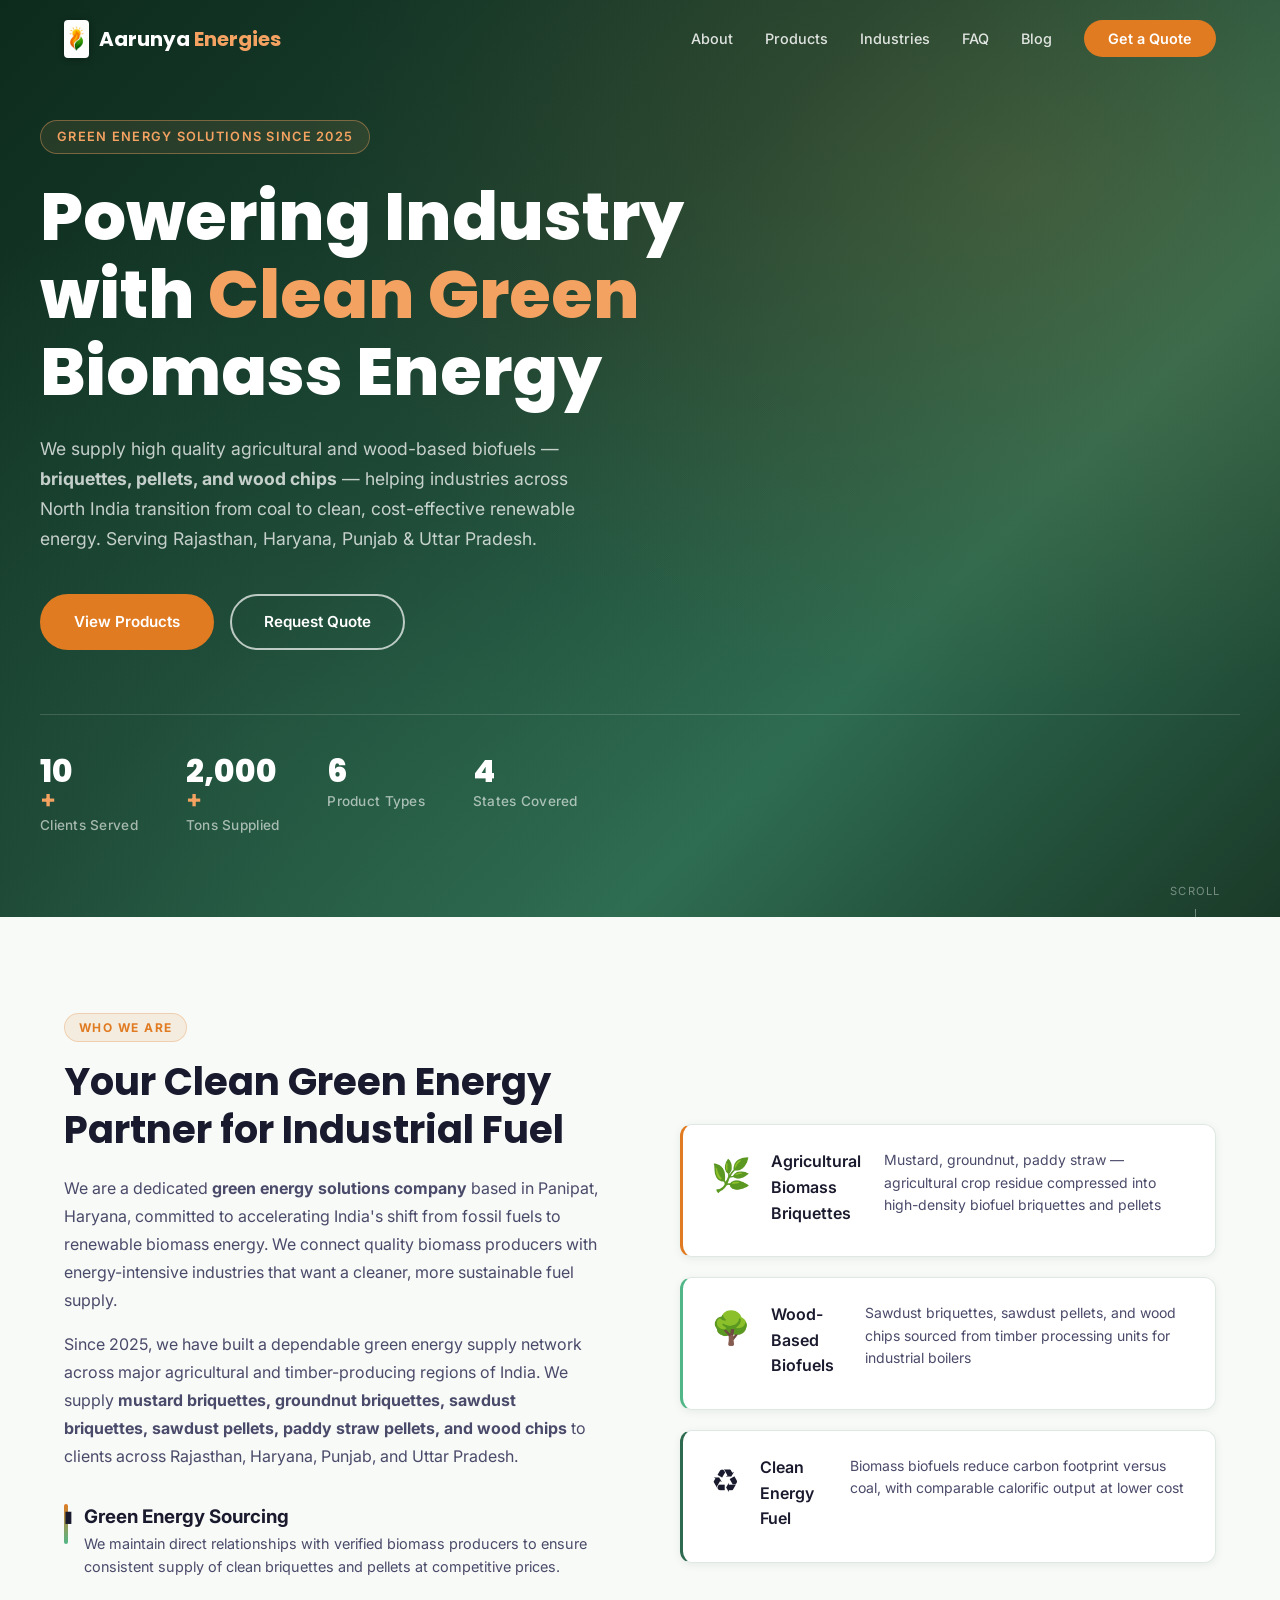
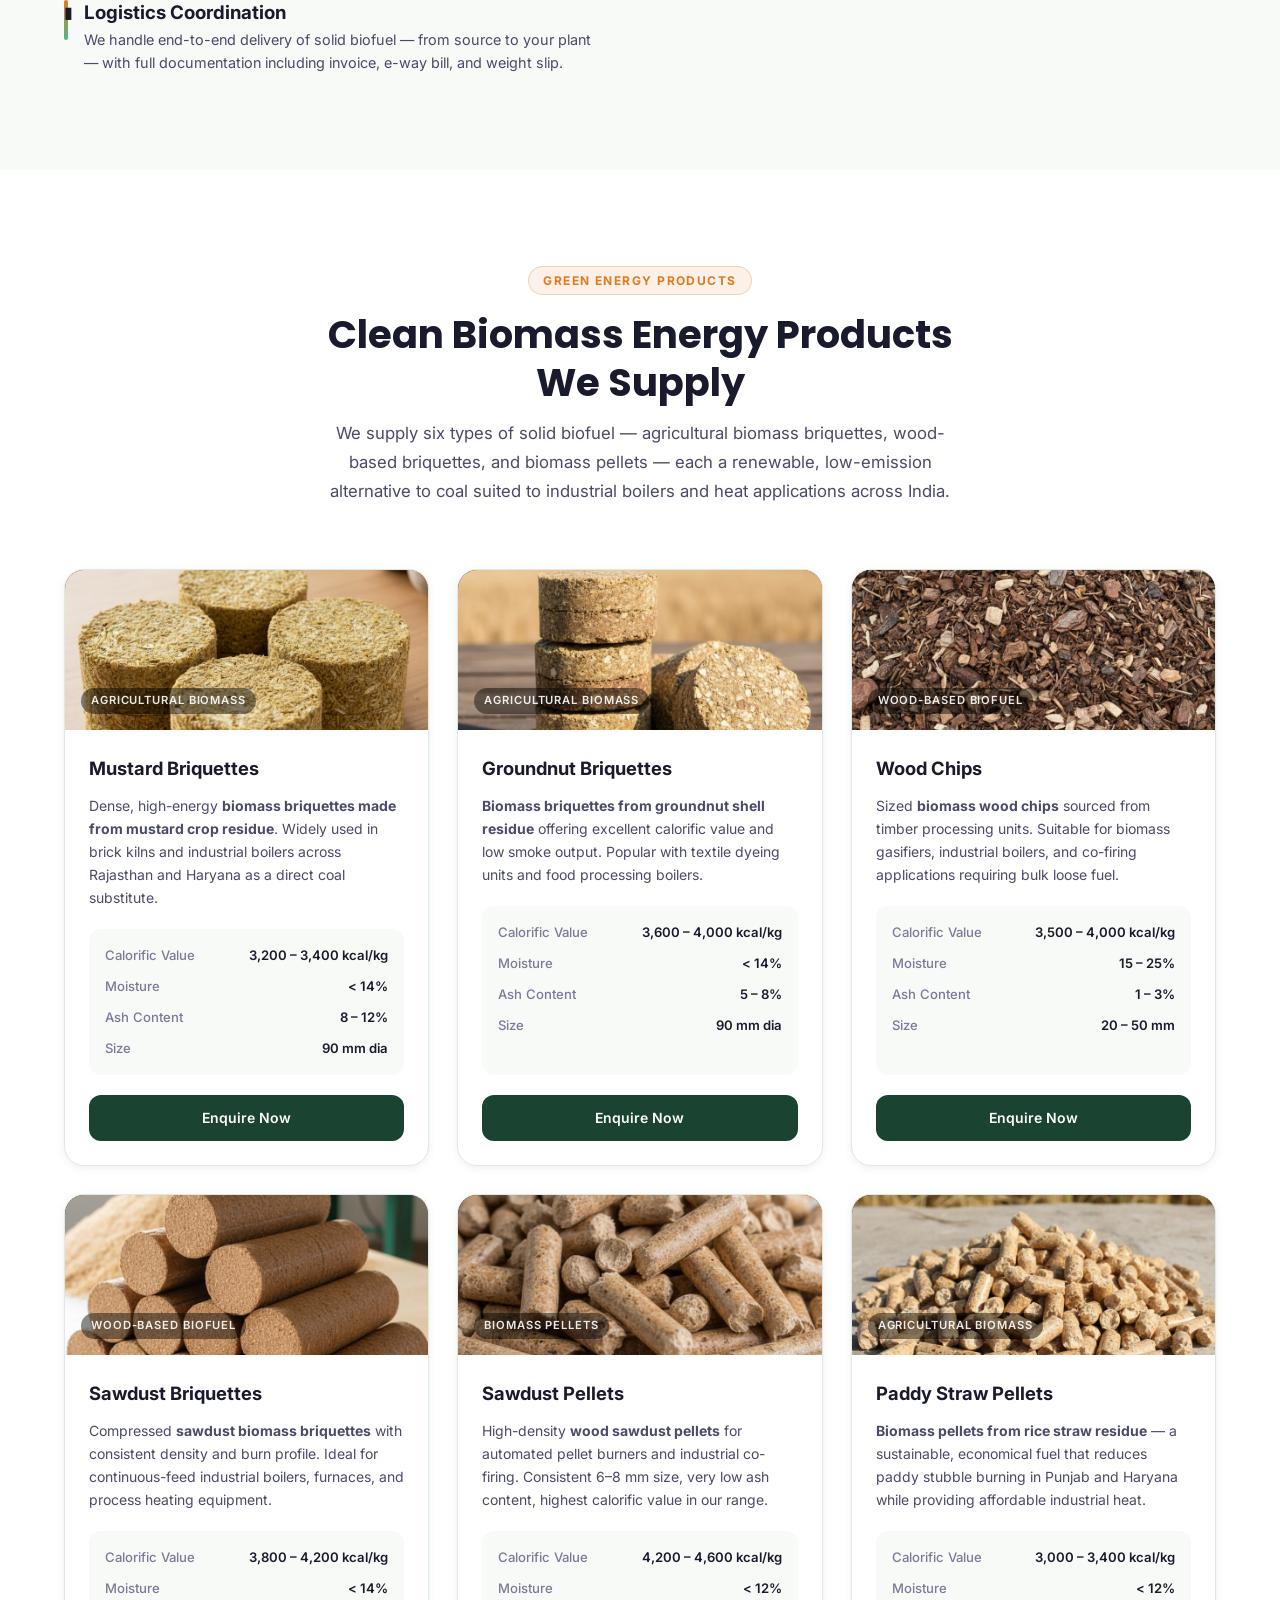
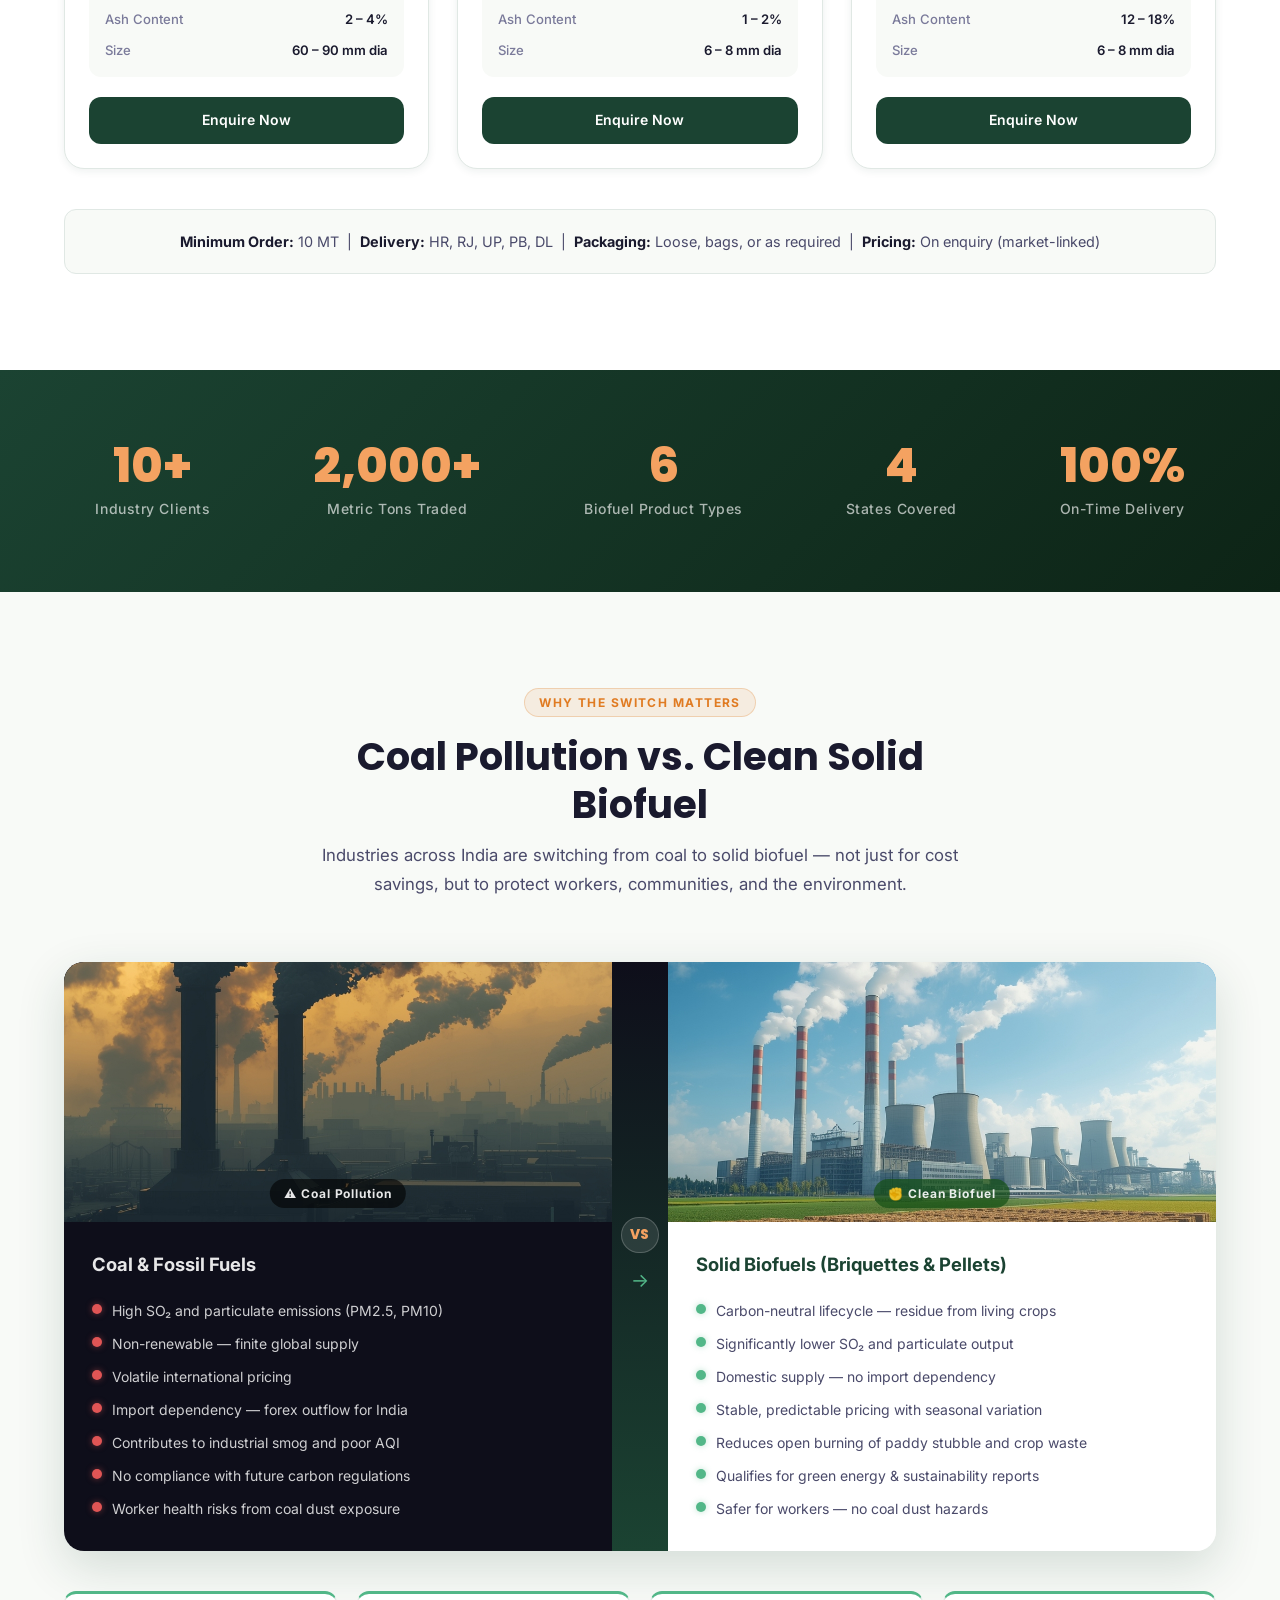
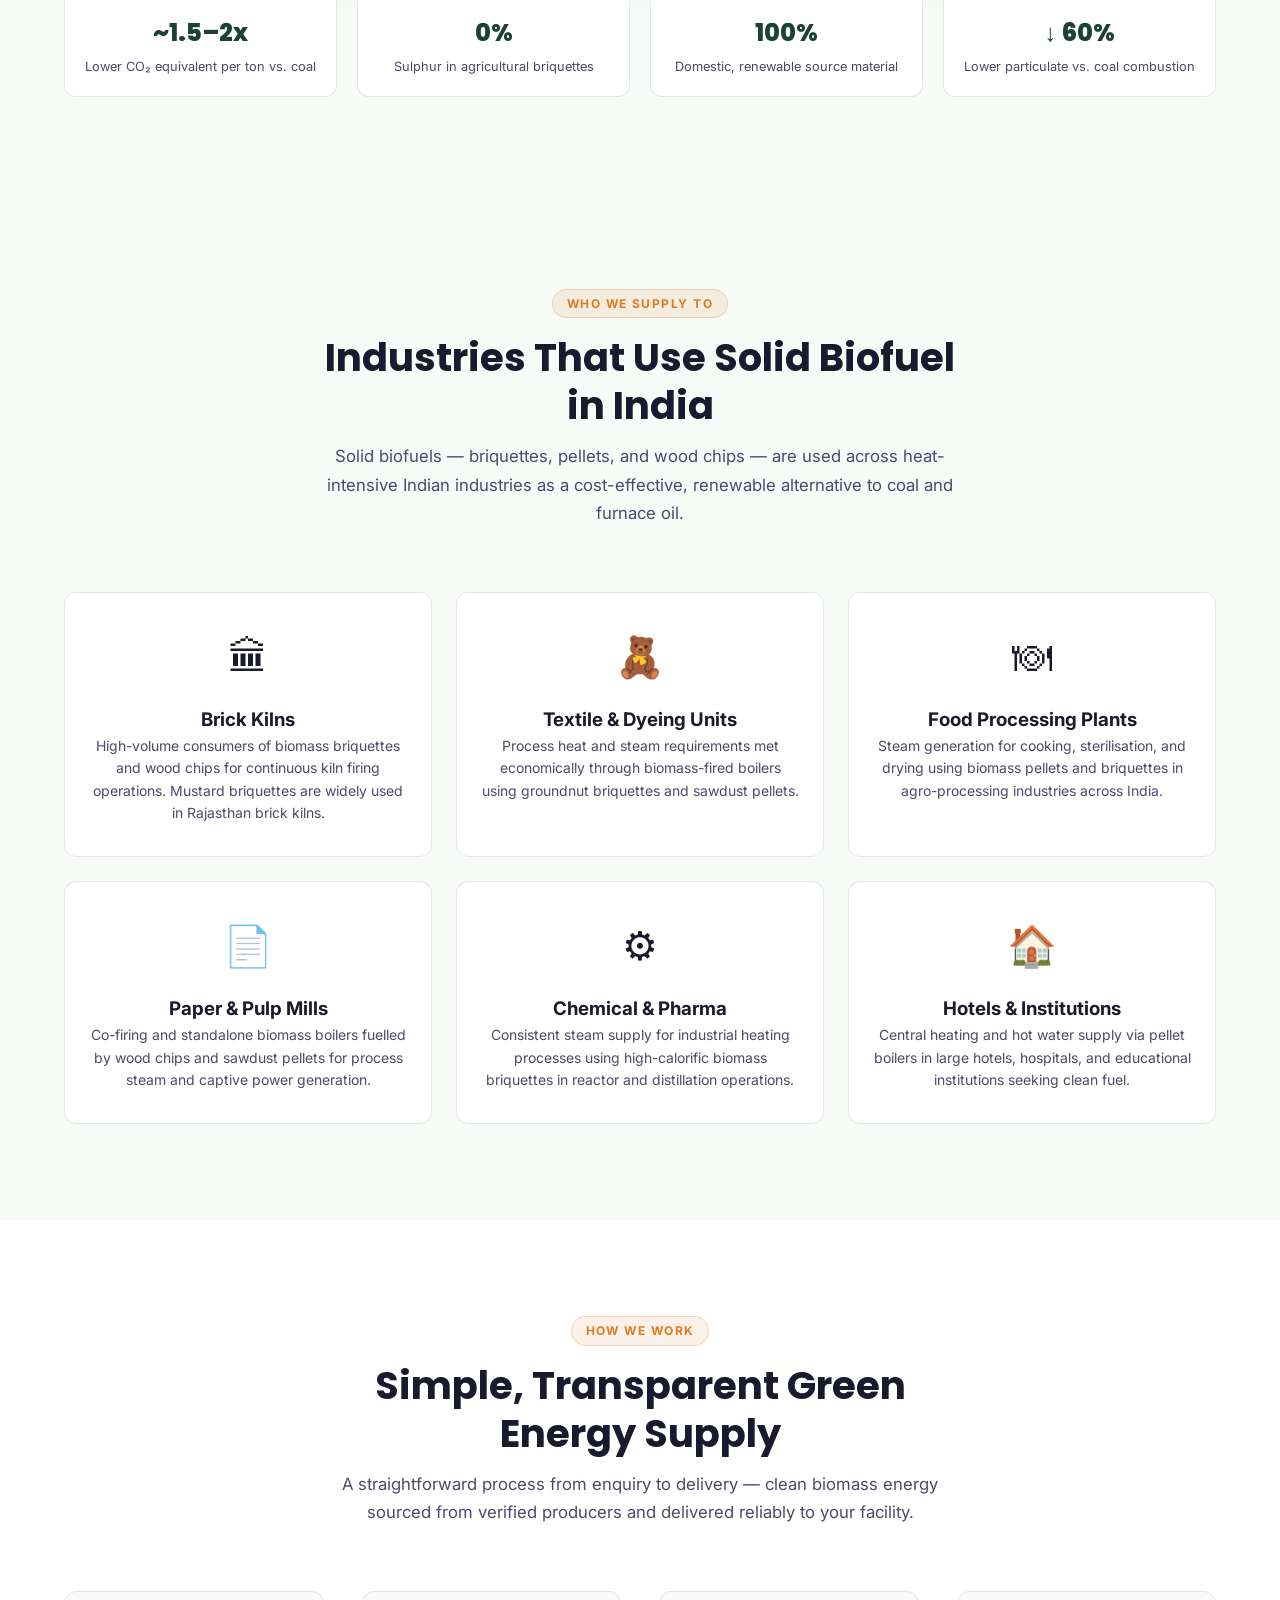
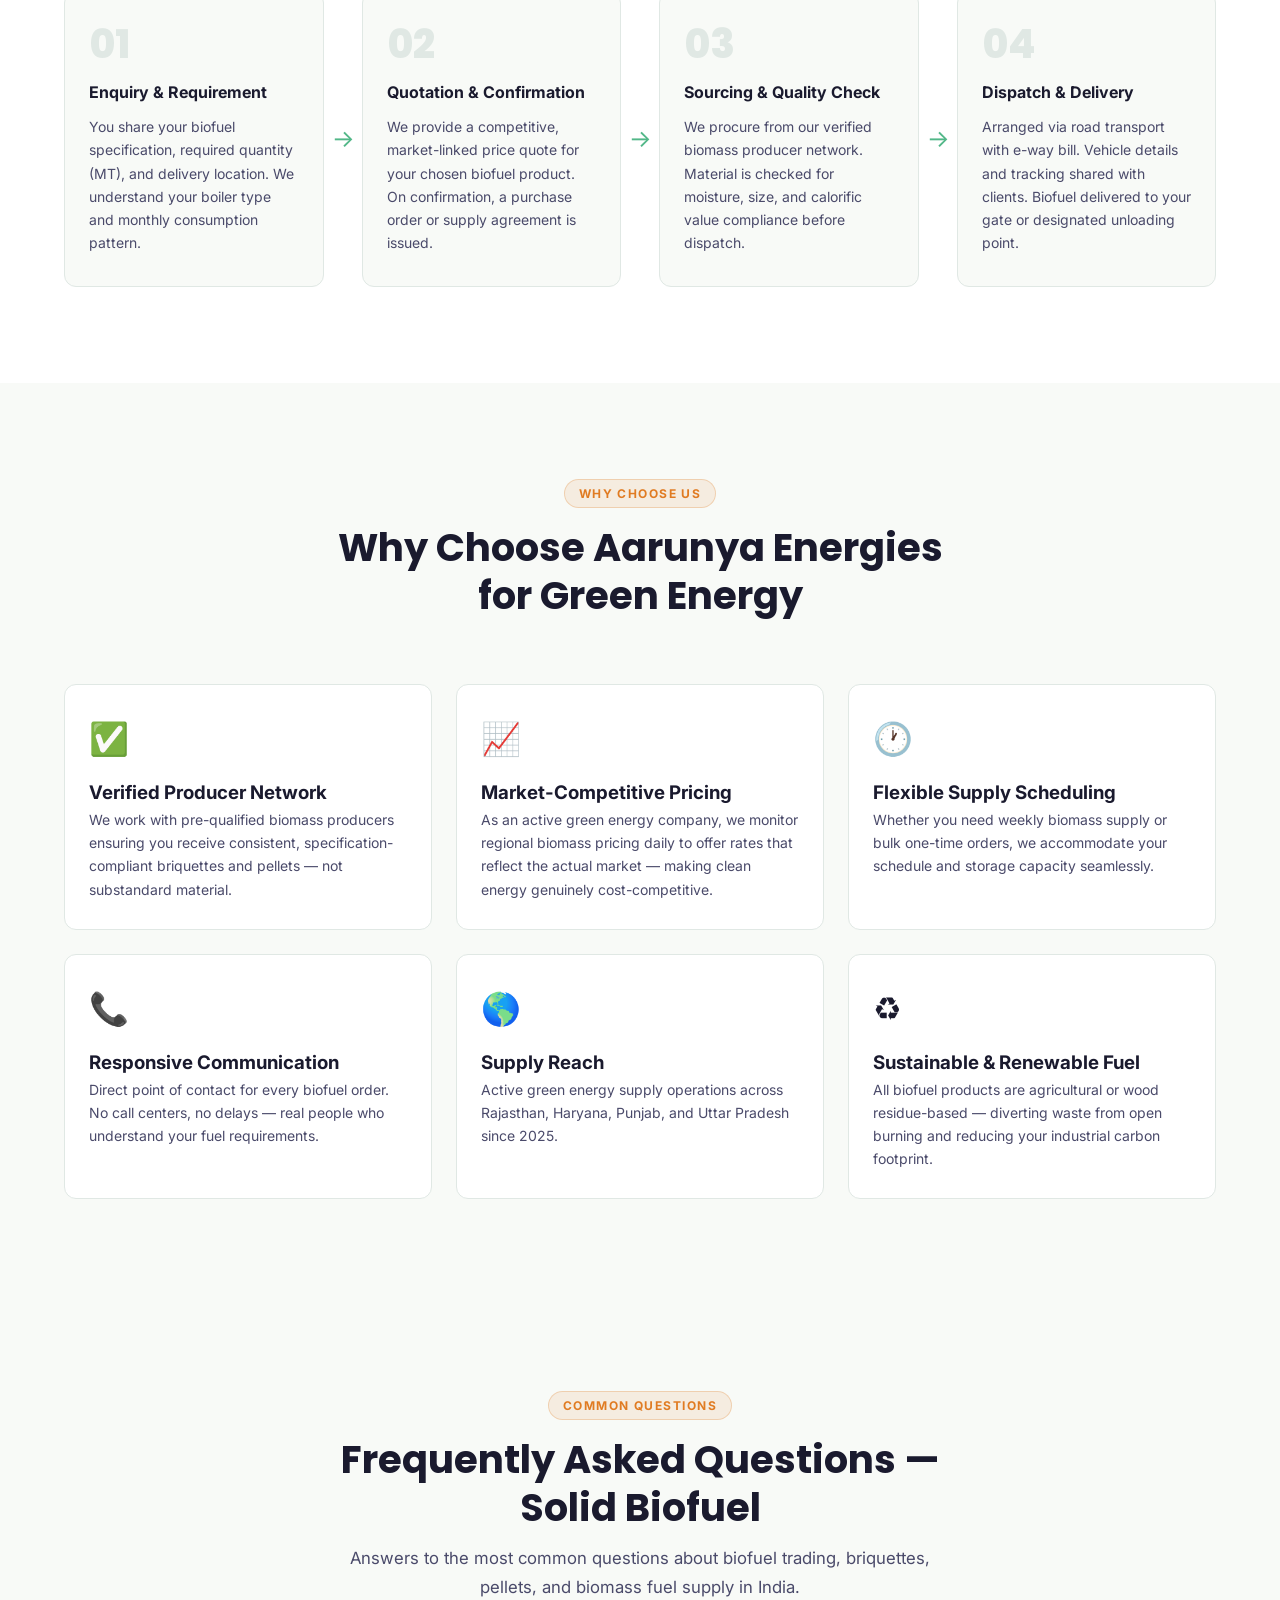
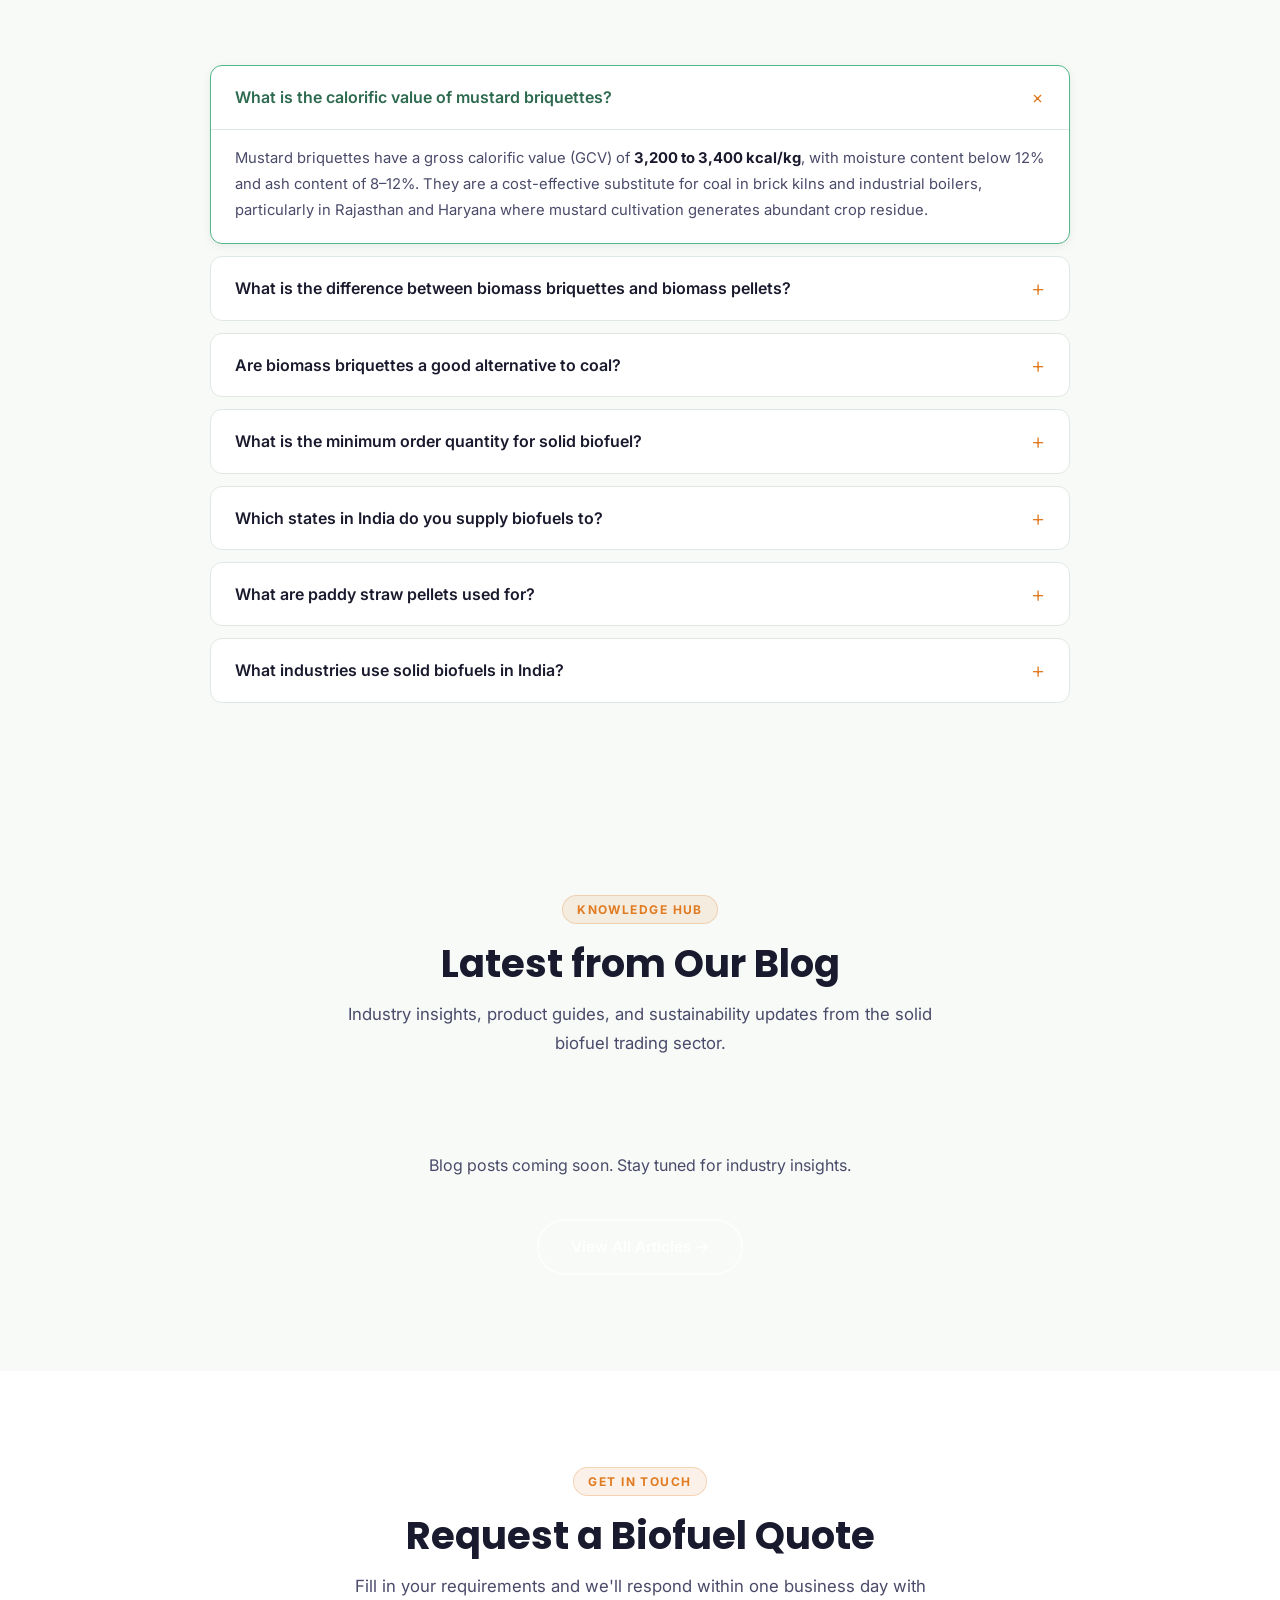
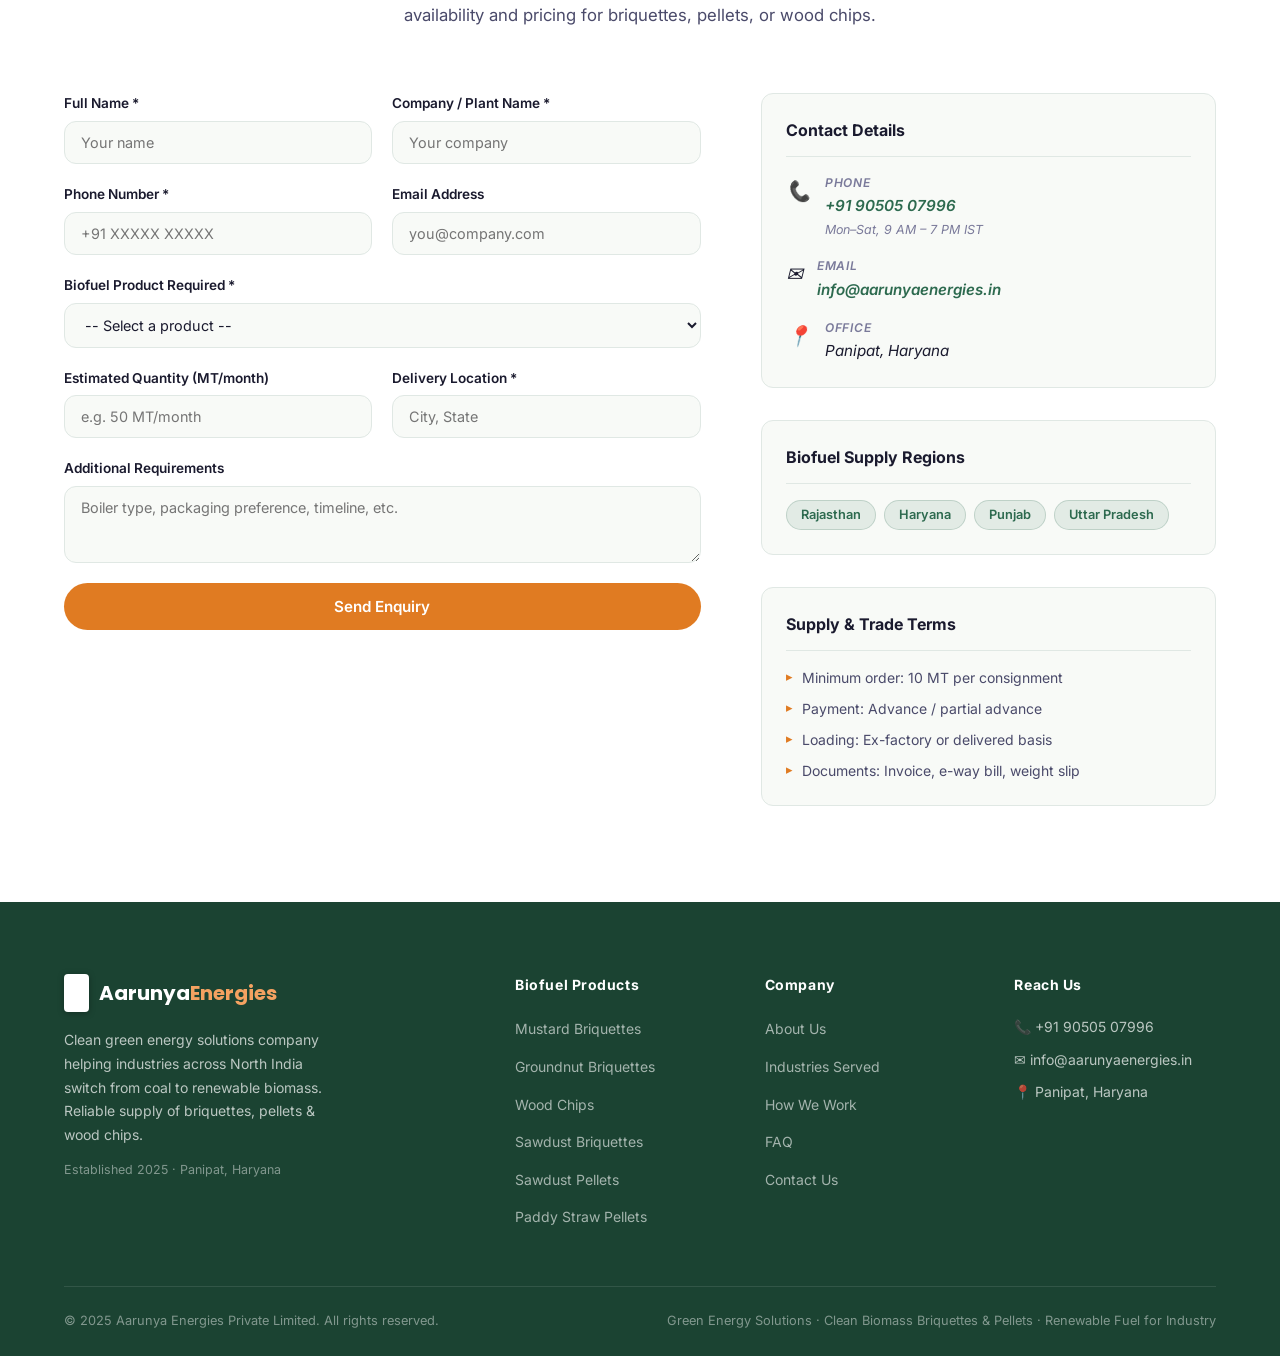
<file: index.html>
<!DOCTYPE html>
<html lang="en-IN">
<head>
  <meta charset="UTF-8" />
  <meta name="viewport" content="width=device-width, initial-scale=1.0" />

  <!-- ═══════════════════════════════════════════════════════
       PRIMARY SEO META TAGS
       Target keywords: biofuel trader india, briquettes supplier,
       pellets supplier, mustard briquettes, sawdust pellets,
       biomass fuel rajasthan, paddy straw pellets, wood chips
  ═══════════════════════════════════════════════════════ -->
  <title>Green Energy Solutions India | Biomass Briquettes &amp; Pellets | Aarunya Energies</title>
  <meta name="description" content="Aarunya Energies Private Limited — clean green energy solutions company supplying mustard briquettes, groundnut briquettes, sawdust pellets, paddy straw pellets &amp; wood chips to industries across Haryana, Rajasthan, Punjab &amp; Uttar Pradesh. Switch from coal to green biofuel. Get a free quote." />
  <meta name="keywords" content="green energy solutions India, clean energy company India, biomass briquettes supplier, pellets supplier India, mustard briquettes, groundnut briquettes, sawdust pellets, paddy straw pellets, wood chips supplier, biomass fuel India, solid biofuel Haryana, biomass briquettes for boiler, renewable energy fuel India, agricultural biomass energy, biofuel company India, Aarunya Energies" />
  <meta name="robots" content="index, follow, max-snippet:-1, max-image-preview:large, max-video-preview:-1" />
  <meta name="author" content="Aarunya Energies Private Limited" />
  <link rel="canonical" href="https://aarunyaenergies.in/" />

  <!-- ═══════════════════════════════════════════════════════
       GEO / LOCAL SEO
  ═══════════════════════════════════════════════════════ -->
  <meta name="geo.region" content="IN-HR" />
  <meta name="geo.country" content="IN" />
  <meta name="geo.placename" content="Panipat, Haryana, India" />
  <meta name="ICBM" content="29.3909, 76.9635" />

  <!-- ═══════════════════════════════════════════════════════
       OPEN GRAPH (Facebook, LinkedIn, WhatsApp previews)
  ═══════════════════════════════════════════════════════ -->
  <meta property="og:type" content="website" />
  <meta property="og:url" content="https://aarunyaenergies.in/" />
  <meta property="og:title" content="Green Energy Solutions India | Biomass Briquettes &amp; Pellets | Aarunya Energies" />
  <meta property="og:description" content="Aarunya Energies Pvt Ltd — clean green energy solutions company supplying biomass briquettes, pellets &amp; wood chips to industries across North India. Switch from coal to renewable biofuel. 10+ clients, 2000+ MT supplied." />
  <meta property="og:image" content="https://aarunyaenergies.in/og-image.jpg" />
  <meta property="og:image:width" content="1200" />
  <meta property="og:image:height" content="630" />
  <meta property="og:locale" content="en_IN" />
  <meta property="og:site_name" content="Aarunya Energies" />

  <!-- ═══════════════════════════════════════════════════════
       TWITTER CARD
  ═══════════════════════════════════════════════════════ -->
  <meta name="twitter:card" content="summary_large_image" />
  <meta name="twitter:title" content="Green Energy Solutions India | Biomass Briquettes &amp; Pellets | Aarunya Energies" />
  <meta name="twitter:description" content="Aarunya Energies Pvt Ltd — clean green energy solutions company supplying biomass briquettes, pellets &amp; wood chips to industries across North India. Switch from coal to renewable biofuel." />
  <meta name="twitter:image" content="https://aarunyaenergies.in/og-image.jpg" />

  <!-- ═══════════════════════════════════════════════════════
       JSON-LD STRUCTURED DATA
  ═══════════════════════════════════════════════════════ -->

  <!-- Organization + LocalBusiness -->
  <script type="application/ld+json">
  {
    "@context": "https://schema.org",
    "@graph": [
      {
        "@type": ["Organization", "LocalBusiness"],
        "@id": "https://aarunyaenergies.in/#organization",
        "name": "Aarunya Energies Private Limited",
        "alternateName": ["Aarunya Energies", "Aarunya Energies Pvt Ltd"],
        "url": "https://aarunyaenergies.in/",
        "logo": "https://aarunyaenergies.in/images/logo.png",
        "description": "Clean green energy solutions company supplying agricultural biomass briquettes, sawdust pellets, paddy straw pellets, and wood chips to industries across Haryana, Rajasthan, Punjab and Uttar Pradesh. Helping industries transition from coal to renewable biomass energy since 2025.",
        "foundingDate": "2025",
        "telephone": "+91-9050507996",
        "email": "info@aarunyaenergies.in",
        "address": {
          "@type": "PostalAddress",
          "addressLocality": "Panipat",
          "addressRegion": "Haryana",
          "addressCountry": "IN"
        },
        "areaServed": [
          {"@type": "State", "name": "Rajasthan"},
          {"@type": "State", "name": "Haryana"},
          {"@type": "State", "name": "Punjab"},
          {"@type": "State", "name": "Uttar Pradesh"}
        ],
        "knowsAbout": ["solid biofuel", "biomass briquettes", "biomass pellets", "wood chips", "mustard briquettes", "paddy straw pellets"],
        "sameAs": []
      },
      {
        "@type": "WebSite",
        "@id": "https://aarunyaenergies.in/#website",
        "url": "https://aarunyaenergies.in/",
        "name": "Aarunya Energies Private Limited",
        "publisher": {"@id": "https://aarunyaenergies.in/#organization"}
      }
    ]
  }
  </script>

  <!-- Products structured data -->
  <script type="application/ld+json">
  {
    "@context": "https://schema.org",
    "@type": "ItemList",
    "name": "Solid Biofuel Products",
    "description": "Range of solid biofuel products traded by AgroBiofuel Traders across India",
    "itemListElement": [
      {
        "@type": "ListItem",
        "position": 1,
        "item": {
          "@type": "Product",
          "name": "Mustard Briquettes",
          "description": "Dense, high-energy biomass briquettes made from compressed mustard crop residue. Calorific value 3200-3400 kcal/kg. Widely used in brick kilns and industrial boilers across Rajasthan and Haryana.",
          "category": "Solid Biofuel / Agricultural Biomass Briquettes",
          "brand": {"@type": "Brand", "name": "Aarunya Energies"},
          "offers": {"@type": "Offer", "availability": "https://schema.org/InStock", "areaServed": "IN", "priceCurrency": "INR", "seller": {"@id": "https://aarunyaenergies.in/#organization"}}
        }
      },
      {
        "@type": "ListItem",
        "position": 2,
        "item": {
          "@type": "Product",
          "name": "Groundnut Briquettes",
          "description": "Biomass briquettes from groundnut shell residue with high calorific value of 3600-4000 kcal/kg and low smoke output. Suitable for industrial boilers.",
          "category": "Solid Biofuel / Agricultural Biomass Briquettes",
          "brand": {"@type": "Brand", "name": "Aarunya Energies"},
          "offers": {"@type": "Offer", "availability": "https://schema.org/InStock", "areaServed": "IN", "priceCurrency": "INR", "seller": {"@id": "https://aarunyaenergies.in/#organization"}}
        }
      },
      {
        "@type": "ListItem",
        "position": 3,
        "item": {
          "@type": "Product",
          "name": "Wood Chips",
          "description": "Sized biomass wood chips from timber processing units. Calorific value 3500–4000 kcal/kg. Suitable for biomass gasifiers, boilers, and co-firing.",
          "category": "Solid Biofuel / Wood-Based Biomass",
          "brand": {"@type": "Brand", "name": "Aarunya Energies"},
          "offers": {"@type": "Offer", "availability": "https://schema.org/InStock", "areaServed": "IN", "priceCurrency": "INR", "seller": {"@id": "https://aarunyaenergies.in/#organization"}}
        }
      },
      {
        "@type": "ListItem",
        "position": 4,
        "item": {
          "@type": "Product",
          "name": "Sawdust Briquettes",
          "description": "Compressed sawdust biomass briquettes with consistent density and calorific value of 3800–4200 kcal/kg. Ideal for continuous-feed industrial boilers and furnaces.",
          "category": "Solid Biofuel / Wood-Based Biomass Briquettes",
          "brand": {"@type": "Brand", "name": "Aarunya Energies"},
          "offers": {"@type": "Offer", "availability": "https://schema.org/InStock", "areaServed": "IN", "priceCurrency": "INR", "seller": {"@id": "https://aarunyaenergies.in/#organization"}}
        }
      },
      {
        "@type": "ListItem",
        "position": 5,
        "item": {
          "@type": "Product",
          "name": "Sawdust Pellets",
          "description": "High-density wood sawdust pellets with calorific value 4200–4600 kcal/kg and moisture below 8%. For automated pellet burners and industrial co-firing across India.",
          "category": "Solid Biofuel / Wood Pellets",
          "brand": {"@type": "Brand", "name": "Aarunya Energies"},
          "offers": {"@type": "Offer", "availability": "https://schema.org/InStock", "areaServed": "IN", "priceCurrency": "INR", "seller": {"@id": "https://aarunyaenergies.in/#organization"}}
        }
      },
      {
        "@type": "ListItem",
        "position": 6,
        "item": {
          "@type": "Product",
          "name": "Paddy Straw Pellets",
          "description": "Biomass pellets from rice straw residue. Calorific value 3000-3400 kcal/kg. A sustainable, economical alternative that reduces paddy field burning.",
          "category": "Solid Biofuel / Agricultural Biomass Pellets",
          "brand": {"@type": "Brand", "name": "Aarunya Energies"},
          "offers": {"@type": "Offer", "availability": "https://schema.org/InStock", "areaServed": "IN", "priceCurrency": "INR", "seller": {"@id": "https://aarunyaenergies.in/#organization"}}
        }
      }
    ]
  }
  </script>

  <!-- FAQ structured data (enables "People also ask" in Google) -->
  <script type="application/ld+json">
  {
    "@context": "https://schema.org",
    "@type": "FAQPage",
    "mainEntity": [
      {
        "@type": "Question",
        "name": "What is the calorific value of mustard briquettes?",
        "acceptedAnswer": {
          "@type": "Answer",
          "text": "Mustard briquettes have a gross calorific value of 3,200 to 3,400 kcal/kg, with moisture content below 14% and ash content of 8–12%. They are a cost-effective coal substitute for brick kilns and industrial boilers."
        }
      },
      {
        "@type": "Question",
        "name": "What is the minimum order quantity for solid biofuel?",
        "acceptedAnswer": {
          "@type": "Answer",
          "text": "The minimum order quantity is 10 metric tons (MT) per consignment. We supply in loose form, bags, or as per client requirements. For regular bulk orders, we offer flexible scheduling on a weekly or monthly basis."
        }
      },
      {
        "@type": "Question",
        "name": "Which states do you supply solid biofuels to?",
        "acceptedAnswer": {
          "@type": "Answer",
          "text": "We supply solid biofuels — briquettes, pellets, and wood chips — across Rajasthan, Haryana, Punjab, and Uttar Pradesh. Delivery is arranged via road transport with e-way bill documentation."
        }
      },
      {
        "@type": "Question",
        "name": "What is the difference between biomass briquettes and biomass pellets?",
        "acceptedAnswer": {
          "@type": "Answer",
          "text": "Biomass briquettes are larger compressed blocks (60–90 mm diameter) suited for manual-feed boilers and kilns. Biomass pellets are smaller cylindrical pieces (6–8 mm) designed for automated pellet burners and co-firing systems. Pellets generally have lower moisture and slightly higher calorific value than briquettes of the same feedstock."
        }
      },
      {
        "@type": "Question",
        "name": "Are biomass briquettes a good alternative to coal?",
        "acceptedAnswer": {
          "@type": "Answer",
          "text": "Yes. Biomass briquettes are a renewable, lower-carbon alternative to coal. They offer calorific values of 3,500–4,500 kcal/kg — comparable to lignite and sub-bituminous coal. They produce less sulphur dioxide, qualify for green energy incentives, and reduce dependence on imported fossil fuels. Many brick kilns, textile units, and food processing plants across India have switched to biomass briquettes as their primary fuel."
        }
      },
      {
        "@type": "Question",
        "name": "What industries use solid biofuel in India?",
        "acceptedAnswer": {
          "@type": "Answer",
          "text": "Solid biofuels including briquettes, pellets, and wood chips are widely used in India by brick kilns, textile and dyeing units, food processing plants, paper and pulp mills, chemical industries, pharmaceutical companies, hotels, and large institutions for steam generation and process heating."
        }
      },
      {
        "@type": "Question",
        "name": "What are paddy straw pellets used for?",
        "acceptedAnswer": {
          "@type": "Answer",
          "text": "Paddy straw pellets are used as biomass fuel in industrial boilers and furnaces for steam and heat generation. They are an economical fuel with a calorific value of 3,200–3,600 kcal/kg and also help address the problem of paddy stubble burning in states like Punjab and Haryana."
        }
      }
    ]
  }
  </script>

  <!-- BreadcrumbList -->
  <script type="application/ld+json">
  {
    "@context": "https://schema.org",
    "@type": "BreadcrumbList",
    "itemListElement": [
      {"@type": "ListItem", "position": 1, "name": "Home", "item": "https://aarunyaenergies.in/"},
      {"@type": "ListItem", "position": 2, "name": "Products", "item": "https://aarunyaenergies.in/#products"},
      {"@type": "ListItem", "position": 3, "name": "Contact", "item": "https://aarunyaenergies.in/#contact"}
    ]
  }
  </script>

  <!-- ═══════════════════════════════════════════════════════
       PERFORMANCE (affects Core Web Vitals → Google ranking)
  ═══════════════════════════════════════════════════════ -->
  <link rel="preconnect" href="https://fonts.googleapis.com" crossorigin />
  <link rel="preconnect" href="https://fonts.gstatic.com" crossorigin />
  <link rel="dns-prefetch" href="https://fonts.googleapis.com" />
  <link href="https://fonts.googleapis.com/css2?family=Inter:wght@300;400;500;600;700;800&family=Poppins:wght@400;600;700;800&display=swap" rel="stylesheet" />
  <link rel="stylesheet" href="styles/style.css" />

  <!-- Favicon placeholders — replace with real .ico file -->
  <link rel="icon" type="image/png" href="/favicon.png" />
</head>
<body>

  <!-- NAVBAR -->
  <nav class="navbar" id="navbar" role="navigation" aria-label="Main navigation">
    <div class="nav-container">
      <a href="#home" class="logo" aria-label="Aarunya Energies Private Limited — Home">
        <img src="images/logo.png" alt="Aarunya Energies" class="logo-img" />
        <span class="logo-text">Aarunya <span class="logo-accent">Energies</span></span>
      </a>
      <ul class="nav-links" id="navLinks" role="list">
        <li><a href="#about">About</a></li>
        <li><a href="#products">Products</a></li>
        <li><a href="#industries">Industries</a></li>
        <li><a href="#faq">FAQ</a></li>
        <li><a href="blog/blog.html">Blog</a></li>
        <li><a href="#contact" class="nav-cta">Get a Quote</a></li>
      </ul>
      <button class="hamburger" id="hamburger" aria-label="Toggle navigation menu" aria-expanded="false" aria-controls="navLinks">
        <span></span><span></span><span></span>
      </button>
    </div>
  </nav>

  <main id="main-content">

  <!-- HERO -->
  <section class="hero" id="home" aria-label="Green energy solutions India — hero">
    <div class="hero-overlay" aria-hidden="true"></div>
    <div class="hero-content">
      <span class="hero-badge">Green Energy Solutions Since 2025</span>
      <h1>Powering Industry<br />with <span class="highlight">Clean Green</span><br />Biomass Energy</h1>
      <p class="hero-sub">We supply high quality agricultural and wood-based biofuels — <strong>briquettes, pellets, and wood chips</strong> — helping industries across North India transition from coal to clean, cost-effective renewable energy. Serving Rajasthan, Haryana, Punjab &amp; Uttar Pradesh.</p>
      <div class="hero-actions">
        <a href="#products" class="btn btn-primary">View Products</a>
        <a href="#contact" class="btn btn-outline">Request Quote</a>
      </div>
      <div class="hero-stats" aria-label="Business statistics">
        <div class="hstat">
          <strong class="counter" data-target="10">0</strong><span aria-hidden="true">+</span>
          <p>Clients Served</p>
        </div>
        <div class="hstat">
          <strong class="counter" data-target="2000">0</strong><span aria-hidden="true">+</span>
          <p>Tons Supplied</p>
        </div>
        <div class="hstat">
          <strong>6</strong>
          <p>Product Types</p>
        </div>
        <div class="hstat">
          <strong>4</strong>
          <p>States Covered</p>
        </div>
      </div>
    </div>
    <div class="hero-scroll-hint" aria-hidden="true">
      <span>Scroll</span>
      <div class="scroll-line"></div>
    </div>
  </section>

  <!-- ABOUT -->
  <section class="about section" id="about" aria-labelledby="about-heading">
    <div class="container">
      <div class="about-grid">
        <div class="about-text">
          <span class="section-tag">Who We Are</span>
          <h2 id="about-heading">Your Clean Green Energy Partner for Industrial Fuel</h2>
          <p>We are a dedicated <strong>green energy solutions company</strong> based in Panipat, Haryana, committed to accelerating India's shift from fossil fuels to renewable biomass energy. We connect quality biomass producers with energy-intensive industries that want a cleaner, more sustainable fuel supply.</p>
          <p>Since 2025, we have built a dependable green energy supply network across major agricultural and timber-producing regions of India. We supply <strong>mustard briquettes, groundnut briquettes, sawdust briquettes, sawdust pellets, paddy straw pellets, and wood chips</strong> to clients across Rajasthan, Haryana, Punjab, and Uttar Pradesh.</p>
          <div class="about-cards">
            <div class="acard">
              <div class="acard-icon" aria-hidden="true">&#9646;</div>
              <div>
                <h3>Green Energy Sourcing</h3>
                <p>We maintain direct relationships with verified biomass producers to ensure consistent supply of clean briquettes and pellets at competitive prices.</p>
              </div>
            </div>

            <div class="acard">
              <div class="acard-icon" aria-hidden="true">&#9646;</div>
              <div>
                <h3>Logistics Coordination</h3>
                <p>We handle end-to-end delivery of solid biofuel — from source to your plant — with full documentation including invoice, e-way bill, and weight slip.</p>
              </div>
            </div>
          </div>
        </div>
        <div class="about-visual">
          <div class="visual-card vc1">
            <div class="vc-icon" aria-hidden="true">&#127807;</div>
            <h3>Agricultural Biomass Briquettes</h3>
            <p>Mustard, groundnut, paddy straw — agricultural crop residue compressed into high-density biofuel briquettes and pellets</p>
          </div>
          <div class="visual-card vc2">
            <div class="vc-icon" aria-hidden="true">&#127795;</div>
            <h3>Wood-Based Biofuels</h3>
            <p>Sawdust briquettes, sawdust pellets, and wood chips sourced from timber processing units for industrial boilers</p>
          </div>
          <div class="visual-card vc3">
            <div class="vc-icon" aria-hidden="true">&#9851;</div>
            <h3>Clean Energy Fuel</h3>
            <p>Biomass biofuels reduce carbon footprint versus coal, with comparable calorific output at lower cost</p>
          </div>
        </div>
      </div>
    </div>
  </section>

  <!-- PRODUCTS -->
  <section class="products section" id="products" aria-labelledby="products-heading">
    <div class="container">
      <div class="section-header">
        <span class="section-tag">Green Energy Products</span>
        <h2 id="products-heading">Clean Biomass Energy Products We Supply</h2>
        <p>We supply six types of solid biofuel — agricultural biomass briquettes, wood-based briquettes, and biomass pellets — each a renewable, low-emission alternative to coal suited to industrial boilers and heat applications across India.</p>
      </div>
      <div class="products-grid">

        <article class="product-card" aria-label="Mustard Briquettes product details">
          <div class="product-img mustard-img" aria-label="Mustard briquettes — golden agricultural biomass">
            <img src="images/mb.jpg" alt="Mustard briquettes — compressed agricultural biomass fuel" class="product-photo" />
            <div class="product-label">Agricultural Biomass</div>
          </div>
          <div class="product-body">
            <h3>Mustard Briquettes</h3>
            <p>Dense, high-energy <strong>biomass briquettes made from mustard crop residue</strong>. Widely used in brick kilns and industrial boilers across Rajasthan and Haryana as a direct coal substitute.</p>
            <div class="product-specs" aria-label="Mustard briquettes specifications">
              <div class="spec"><span class="spec-label">Calorific Value</span><span class="spec-val">3,200 – 3,400 kcal/kg</span></div>
              <div class="spec"><span class="spec-label">Moisture</span><span class="spec-val">&lt; 14%</span></div>
              <div class="spec"><span class="spec-label">Ash Content</span><span class="spec-val">8 – 12%</span></div>
              <div class="spec"><span class="spec-label">Size</span><span class="spec-val">90 mm dia</span></div>
            </div>
            <a href="#contact" class="product-cta">Enquire Now</a>
          </div>
        </article>

        <article class="product-card" aria-label="Groundnut Briquettes product details">
          <div class="product-img groundnut-img" aria-label="Groundnut shell briquettes — brown biomass fuel">
            <img src="images/gn.jpg" alt="Groundnut briquettes — compressed groundnut shell biomass fuel" class="product-photo" />
            <div class="product-label">Agricultural Biomass</div>
          </div>
          <div class="product-body">
            <h3>Groundnut Briquettes</h3>
            <p><strong>Biomass briquettes from groundnut shell residue</strong> offering excellent calorific value and low smoke output. Popular with textile dyeing units and food processing boilers.</p>
            <div class="product-specs" aria-label="Groundnut briquettes specifications">
              <div class="spec"><span class="spec-label">Calorific Value</span><span class="spec-val">3,600 – 4,000 kcal/kg</span></div>
              <div class="spec"><span class="spec-label">Moisture</span><span class="spec-val">&lt; 14%</span></div>
              <div class="spec"><span class="spec-label">Ash Content</span><span class="spec-val">5 – 8%</span></div>
              <div class="spec"><span class="spec-label">Size</span><span class="spec-val">90 mm dia</span></div>
            </div>
            <a href="#contact" class="product-cta">Enquire Now</a>
          </div>
        </article>

        <article class="product-card" aria-label="Wood Chips product details">
          <div class="product-img woodchips-img" aria-label="Wood chips — green biomass fuel from timber">
            <img src="images/wc.jpg" alt="Wood chips — sized biomass fuel from timber processing" class="product-photo" />
            <div class="product-label">Wood-Based Biofuel</div>
          </div>
          <div class="product-body">
            <h3>Wood Chips</h3>
            <p>Sized <strong>biomass wood chips</strong> sourced from timber processing units. Suitable for biomass gasifiers, industrial boilers, and co-firing applications requiring bulk loose fuel.</p>
            <div class="product-specs" aria-label="Wood chips specifications">
              <div class="spec"><span class="spec-label">Calorific Value</span><span class="spec-val">3,500 – 4,000 kcal/kg</span></div>
              <div class="spec"><span class="spec-label">Moisture</span><span class="spec-val">15 – 25%</span></div>
              <div class="spec"><span class="spec-label">Ash Content</span><span class="spec-val">1 – 3%</span></div>
              <div class="spec"><span class="spec-label">Size</span><span class="spec-val">20 – 50 mm</span></div>
            </div>
            <a href="#contact" class="product-cta">Enquire Now</a>
          </div>
        </article>

        <article class="product-card" aria-label="Sawdust Briquettes product details">
          <div class="product-img sawdustbri-img" aria-label="Sawdust briquettes — compressed wood residue fuel">
            <img src="images/sw.jpg" alt="Sawdust briquettes — compressed sawdust biomass fuel" class="product-photo" />
            <div class="product-label">Wood-Based Biofuel</div>
          </div>
          <div class="product-body">
            <h3>Sawdust Briquettes</h3>
            <p>Compressed <strong>sawdust biomass briquettes</strong> with consistent density and burn profile. Ideal for continuous-feed industrial boilers, furnaces, and process heating equipment.</p>
            <div class="product-specs" aria-label="Sawdust briquettes specifications">
              <div class="spec"><span class="spec-label">Calorific Value</span><span class="spec-val">3,800 – 4,200 kcal/kg</span></div>
              <div class="spec"><span class="spec-label">Moisture</span><span class="spec-val">&lt; 14%</span></div>
              <div class="spec"><span class="spec-label">Ash Content</span><span class="spec-val">2 – 4%</span></div>
              <div class="spec"><span class="spec-label">Size</span><span class="spec-val">60 – 90 mm dia</span></div>
            </div>
            <a href="#contact" class="product-cta">Enquire Now</a>
          </div>
        </article>

        <article class="product-card" aria-label="Sawdust Pellets product details">
          <div class="product-img sawdustpel-img" aria-label="Sawdust pellets — high density biomass pellets">
            <img src="images/swp.jpg" alt="Sawdust pellets — high density 6-8mm biomass pellets" class="product-photo" />
            <div class="product-label">Biomass Pellets</div>
          </div>
          <div class="product-body">
            <h3>Sawdust Pellets</h3>
            <p>High-density <strong>wood sawdust pellets</strong> for automated pellet burners and industrial co-firing. Consistent 6–8 mm size, very low ash content, highest calorific value in our range.</p>
            <div class="product-specs" aria-label="Sawdust pellets specifications">
              <div class="spec"><span class="spec-label">Calorific Value</span><span class="spec-val">4,200 – 4,600 kcal/kg</span></div>
              <div class="spec"><span class="spec-label">Moisture</span><span class="spec-val">&lt; 12%</span></div>
              <div class="spec"><span class="spec-label">Ash Content</span><span class="spec-val">1 – 2%</span></div>
              <div class="spec"><span class="spec-label">Size</span><span class="spec-val">6 – 8 mm dia</span></div>
            </div>
            <a href="#contact" class="product-cta">Enquire Now</a>
          </div>
        </article>

        <article class="product-card" aria-label="Paddy Straw Pellets product details">
          <div class="product-img paddypel-img" aria-label="Paddy straw pellets — rice straw biomass pellets">
            <img src="images/pdsp.jpg" alt="Paddy straw pellets — rice straw biomass fuel pellets" class="product-photo" />
            <div class="product-label">Agricultural Biomass</div>
          </div>
          <div class="product-body">
            <h3>Paddy Straw Pellets</h3>
            <p><strong>Biomass pellets from rice straw residue</strong> — a sustainable, economical fuel that reduces paddy stubble burning in Punjab and Haryana while providing affordable industrial heat.</p>
            <div class="product-specs" aria-label="Paddy straw pellets specifications">
              <div class="spec"><span class="spec-label">Calorific Value</span><span class="spec-val">3,000 – 3,400 kcal/kg</span></div>
              <div class="spec"><span class="spec-label">Moisture</span><span class="spec-val">&lt; 12%</span></div>
              <div class="spec"><span class="spec-label">Ash Content</span><span class="spec-val">12 – 18%</span></div>
              <div class="spec"><span class="spec-label">Size</span><span class="spec-val">6 – 8 mm dia</span></div>
            </div>
            <a href="#contact" class="product-cta">Enquire Now</a>
          </div>
        </article>

      </div>

      <div class="product-note">
        <p><strong>Minimum Order:</strong> 10 MT &nbsp;|&nbsp; <strong>Delivery:</strong> HR, RJ, UP, PB, DL &nbsp;|&nbsp; <strong>Packaging:</strong> Loose, bags, or as required &nbsp;|&nbsp; <strong>Pricing:</strong> On enquiry (market-linked)</p>
      </div>
    </div>
  </section>

  <!-- STATS -->
  <section class="stats-section" aria-label="Business statistics">
    <div class="container">
      <div class="stats-grid">
        <div class="stat-item">
          <div class="stat-num"><span class="counter" data-target="10">0</span>+</div>
          <div class="stat-label">Industry Clients</div>
        </div>
        <div class="stat-item">
          <div class="stat-num"><span class="counter" data-target="2000">0</span>+</div>
          <div class="stat-label">Metric Tons Traded</div>
        </div>
        <div class="stat-item">
          <div class="stat-num">6</div>
          <div class="stat-label">Biofuel Product Types</div>
        </div>
        <div class="stat-item">
          <div class="stat-num">4</div>
          <div class="stat-label">States Covered</div>
        </div>
        <div class="stat-item">
          <div class="stat-num">100%</div>
          <div class="stat-label">On-Time Delivery</div>
        </div>
      </div>
    </div>
  </section>

  <!-- IMPACT COMPARISON -->
  <section class="impact section" id="impact" aria-labelledby="impact-heading">
    <div class="container">
      <div class="section-header">
        <span class="section-tag">Why the Switch Matters</span>
        <h2 id="impact-heading">Coal Pollution vs. Clean Solid Biofuel</h2>
        <p>Industries across India are switching from coal to solid biofuel — not just for cost savings, but to protect workers, communities, and the environment.</p>
      </div>
      <div class="impact-split">

        <div class="impact-side coal-side">
          <div class="impact-visual coal-visual" aria-label="Industrial chimneys emitting thick black coal smoke causing air pollution">
            <img src="images/cmp_left.jpg" alt="Industrial factory chimneys emitting coal smoke — air pollution" class="impact-photo" />
            <div class="impact-visual-label">&#9888; Coal Pollution</div>
          </div>
          <div class="impact-content">
            <h3>Coal &amp; Fossil Fuels</h3>
            <ul class="impact-list impact-bad">
              <li><span class="impact-dot bad"></span>High SO₂ and particulate emissions (PM2.5, PM10)</li>
              <li><span class="impact-dot bad"></span>Non-renewable — finite global supply</li>
              <li><span class="impact-dot bad"></span>Volatile international pricing</li>
              <li><span class="impact-dot bad"></span>Import dependency — forex outflow for India</li>
              <li><span class="impact-dot bad"></span>Contributes to industrial smog and poor AQI</li>
              <li><span class="impact-dot bad"></span>No compliance with future carbon regulations</li>
              <li><span class="impact-dot bad"></span>Worker health risks from coal dust exposure</li>
            </ul>
          </div>
        </div>

        <div class="impact-vs" aria-hidden="true">
          <div class="vs-badge">VS</div>
          <div class="vs-arrow">&#8594;</div>
        </div>

        <div class="impact-side bio-side">
          <div class="impact-visual bio-visual" aria-label="Clean green nature representing the environmental benefit of switching to solid biofuel">
            <img src="images/cmp_right.jpg" alt="Clean green nature and environment — benefits of solid biofuel over coal" class="impact-photo" />
            <div class="impact-visual-label bio-label">&#9994; Clean Biofuel</div>
          </div>
          <div class="impact-content">
            <h3>Solid Biofuels (Briquettes &amp; Pellets)</h3>
            <ul class="impact-list impact-good">
              <li><span class="impact-dot good"></span>Carbon-neutral lifecycle — residue from living crops</li>
              <li><span class="impact-dot good"></span>Significantly lower SO₂ and particulate output</li>
              <li><span class="impact-dot good"></span>Domestic supply — no import dependency</li>
              <li><span class="impact-dot good"></span>Stable, predictable pricing with seasonal variation</li>
              <li><span class="impact-dot good"></span>Reduces open burning of paddy stubble and crop waste</li>
              <li><span class="impact-dot good"></span>Qualifies for green energy &amp; sustainability reports</li>
              <li><span class="impact-dot good"></span>Safer for workers — no coal dust hazards</li>
            </ul>
          </div>
        </div>

      </div>

      <div class="impact-stat-row">
        <div class="imp-stat">
          <div class="imp-stat-num">~1.5–2x</div>
          <div class="imp-stat-label">Lower CO₂ equivalent per ton vs. coal</div>
        </div>
        <div class="imp-stat">
          <div class="imp-stat-num">0%</div>
          <div class="imp-stat-label">Sulphur in agricultural briquettes</div>
        </div>
        <div class="imp-stat">
          <div class="imp-stat-num">100%</div>
          <div class="imp-stat-label">Domestic, renewable source material</div>
        </div>
        <div class="imp-stat">
          <div class="imp-stat-num">&#8595; 60%</div>
          <div class="imp-stat-label">Lower particulate vs. coal combustion</div>
        </div>
      </div>
    </div>
  </section>

  <!-- INDUSTRIES -->
  <section class="industries section" id="industries" aria-labelledby="industries-heading">
    <div class="container">
      <div class="section-header">
        <span class="section-tag">Who We Supply To</span>
        <h2 id="industries-heading">Industries That Use Solid Biofuel in India</h2>
        <p>Solid biofuels — briquettes, pellets, and wood chips — are used across heat-intensive Indian industries as a cost-effective, renewable alternative to coal and furnace oil.</p>
      </div>
      <div class="industry-grid">
        <div class="industry-card">
          <div class="ind-icon" aria-hidden="true">&#127963;</div>
          <h3>Brick Kilns</h3>
          <p>High-volume consumers of biomass briquettes and wood chips for continuous kiln firing operations. Mustard briquettes are widely used in Rajasthan brick kilns.</p>
        </div>
        <div class="industry-card">
          <div class="ind-icon" aria-hidden="true">&#129528;</div>
          <h3>Textile &amp; Dyeing Units</h3>
          <p>Process heat and steam requirements met economically through biomass-fired boilers using groundnut briquettes and sawdust pellets.</p>
        </div>
        <div class="industry-card">
          <div class="ind-icon" aria-hidden="true">&#127869;</div>
          <h3>Food Processing Plants</h3>
          <p>Steam generation for cooking, sterilisation, and drying using biomass pellets and briquettes in agro-processing industries across India.</p>
        </div>
        <div class="industry-card">
          <div class="ind-icon" aria-hidden="true">&#128196;</div>
          <h3>Paper &amp; Pulp Mills</h3>
          <p>Co-firing and standalone biomass boilers fuelled by wood chips and sawdust pellets for process steam and captive power generation.</p>
        </div>
        <div class="industry-card">
          <div class="ind-icon" aria-hidden="true">&#9881;</div>
          <h3>Chemical &amp; Pharma</h3>
          <p>Consistent steam supply for industrial heating processes using high-calorific biomass briquettes in reactor and distillation operations.</p>
        </div>
        <div class="industry-card">
          <div class="ind-icon" aria-hidden="true">&#127968;</div>
          <h3>Hotels &amp; Institutions</h3>
          <p>Central heating and hot water supply via pellet boilers in large hotels, hospitals, and educational institutions seeking clean fuel.</p>
        </div>
      </div>
    </div>
  </section>

  <!-- HOW WE WORK -->
  <section class="process section" id="process" aria-labelledby="process-heading">
    <div class="container">
      <div class="section-header">
        <span class="section-tag">How We Work</span>
        <h2 id="process-heading">Simple, Transparent Green Energy Supply</h2>
        <p>A straightforward process from enquiry to delivery — clean biomass energy sourced from verified producers and delivered reliably to your facility.</p>
      </div>
      <div class="process-steps">
        <div class="step">
          <div class="step-num" aria-hidden="true">01</div>
          <div class="step-content">
            <h3>Enquiry &amp; Requirement</h3>
            <p>You share your biofuel specification, required quantity (MT), and delivery location. We understand your boiler type and monthly consumption pattern.</p>
          </div>
        </div>
        <div class="step-arrow" aria-hidden="true">&#8594;</div>
        <div class="step">
          <div class="step-num" aria-hidden="true">02</div>
          <div class="step-content">
            <h3>Quotation &amp; Confirmation</h3>
            <p>We provide a competitive, market-linked price quote for your chosen biofuel product. On confirmation, a purchase order or supply agreement is issued.</p>
          </div>
        </div>
        <div class="step-arrow" aria-hidden="true">&#8594;</div>
        <div class="step">
          <div class="step-num" aria-hidden="true">03</div>
          <div class="step-content">
            <h3>Sourcing &amp; Quality Check</h3>
            <p>We procure from our verified biomass producer network. Material is checked for moisture, size, and calorific value compliance before dispatch.</p>
          </div>
        </div>
        <div class="step-arrow" aria-hidden="true">&#8594;</div>
        <div class="step">
          <div class="step-num" aria-hidden="true">04</div>
          <div class="step-content">
            <h3>Dispatch &amp; Delivery</h3>
            <p>Arranged via road transport with e-way bill. Vehicle details and tracking shared with clients. Biofuel delivered to your gate or designated unloading point.</p>
          </div>
        </div>
      </div>
    </div>
  </section>

  <!-- WHY US -->
  <section class="whyus section" aria-labelledby="whyus-heading">
    <div class="container">
      <div class="section-header">
        <span class="section-tag">Why Choose Us</span>
        <h2 id="whyus-heading">Why Choose Aarunya Energies for Green Energy</h2>
      </div>
      <div class="why-grid">
        <div class="why-card">
          <div class="why-icon" aria-hidden="true">&#9989;</div>
          <h3>Verified Producer Network</h3>
          <p>We work with pre-qualified biomass producers ensuring you receive consistent, specification-compliant briquettes and pellets — not substandard material.</p>
        </div>
        <div class="why-card">
          <div class="why-icon" aria-hidden="true">&#128200;</div>
          <h3>Market-Competitive Pricing</h3>
          <p>As an active green energy company, we monitor regional biomass pricing daily to offer rates that reflect the actual market — making clean energy genuinely cost-competitive.</p>
        </div>
        <div class="why-card">
          <div class="why-icon" aria-hidden="true">&#128336;</div>
          <h3>Flexible Supply Scheduling</h3>
          <p>Whether you need weekly biomass supply or bulk one-time orders, we accommodate your schedule and storage capacity seamlessly.</p>
        </div>
        <div class="why-card">
          <div class="why-icon" aria-hidden="true">&#128222;</div>
          <h3>Responsive Communication</h3>
          <p>Direct point of contact for every biofuel order. No call centers, no delays — real people who understand your fuel requirements.</p>
        </div>
        <div class="why-card">
          <div class="why-icon" aria-hidden="true">&#127758;</div>
          <h3>Supply Reach</h3>
          <p>Active green energy supply operations across Rajasthan, Haryana, Punjab, and Uttar Pradesh since 2025.</p>
        </div>
        <div class="why-card">
          <div class="why-icon" aria-hidden="true">&#9851;</div>
          <h3>Sustainable &amp; Renewable Fuel</h3>
          <p>All biofuel products are agricultural or wood residue-based — diverting waste from open burning and reducing your industrial carbon footprint.</p>
        </div>
      </div>
    </div>
  </section>

  <!-- FAQ — critical for Google "People also ask" and featured snippets -->
  <section class="faq section" id="faq" aria-labelledby="faq-heading">
    <div class="container">
      <div class="section-header">
        <span class="section-tag">Common Questions</span>
        <h2 id="faq-heading">Frequently Asked Questions — Solid Biofuel</h2>
        <p>Answers to the most common questions about biofuel trading, briquettes, pellets, and biomass fuel supply in India.</p>
      </div>
      <div class="faq-list">

        <details class="faq-item" open>
          <summary class="faq-question">
            <h3>What is the calorific value of mustard briquettes?</h3>
            <span class="faq-icon" aria-hidden="true">+</span>
          </summary>
          <div class="faq-answer">
            <p>Mustard briquettes have a gross calorific value (GCV) of <strong>3,200 to 3,400 kcal/kg</strong>, with moisture content below 12% and ash content of 8–12%. They are a cost-effective substitute for coal in brick kilns and industrial boilers, particularly in Rajasthan and Haryana where mustard cultivation generates abundant crop residue.</p>
          </div>
        </details>

        <details class="faq-item">
          <summary class="faq-question">
            <h3>What is the difference between biomass briquettes and biomass pellets?</h3>
            <span class="faq-icon" aria-hidden="true">+</span>
          </summary>
          <div class="faq-answer">
            <p><strong>Biomass briquettes</strong> are larger compressed blocks (60–90 mm diameter), suited for manual-feed boilers, kilns, and furnaces. <strong>Biomass pellets</strong> are smaller cylindrical pieces (6–8 mm diameter) designed for automated pellet burners and co-firing systems. Pellets generally have lower moisture content and slightly higher calorific value than briquettes of the same feedstock material.</p>
          </div>
        </details>

        <details class="faq-item">
          <summary class="faq-question">
            <h3>Are biomass briquettes a good alternative to coal?</h3>
            <span class="faq-icon" aria-hidden="true">+</span>
          </summary>
          <div class="faq-answer">
            <p>Yes. Biomass briquettes are a renewable, lower-carbon alternative to coal offering calorific values of 3,500–4,500 kcal/kg — comparable to lignite and sub-bituminous coal. They produce significantly less sulphur dioxide, qualify for green energy incentives, and reduce dependence on imported fossil fuels. Many brick kilns, textile units, and food processing plants across India have switched to biomass briquettes as their primary industrial fuel.</p>
          </div>
        </details>

        <details class="faq-item">
          <summary class="faq-question">
            <h3>What is the minimum order quantity for solid biofuel?</h3>
            <span class="faq-icon" aria-hidden="true">+</span>
          </summary>
          <div class="faq-answer">
            <p>The minimum order quantity is <strong>10 metric tons (MT) per consignment</strong>. We supply in loose form, bags, or as per client requirement. For regular bulk orders, we offer flexible weekly or monthly supply scheduling to match your boiler's consumption pattern.</p>
          </div>
        </details>

        <details class="faq-item">
          <summary class="faq-question">
            <h3>Which states in India do you supply biofuels to?</h3>
            <span class="faq-icon" aria-hidden="true">+</span>
          </summary>
          <div class="faq-answer">
            <p>We supply solid biofuels — briquettes, pellets, and wood chips — across <strong>Rajasthan, Haryana, Punjab, and Uttar Pradesh</strong>. Delivery is arranged via road transport with complete documentation including invoice, e-way bill, and weight slip.</p>
          </div>
        </details>

        <details class="faq-item">
          <summary class="faq-question">
            <h3>What are paddy straw pellets used for?</h3>
            <span class="faq-icon" aria-hidden="true">+</span>
          </summary>
          <div class="faq-answer">
            <p>Paddy straw pellets are used as biomass fuel in industrial boilers and furnaces for steam and process heat generation. With a calorific value of 3,200–3,600 kcal/kg, they are an economical fuel option. They also help address the paddy stubble burning problem in Punjab and Haryana by converting rice straw waste into usable energy.</p>
          </div>
        </details>

        <details class="faq-item">
          <summary class="faq-question">
            <h3>What industries use solid biofuels in India?</h3>
            <span class="faq-icon" aria-hidden="true">+</span>
          </summary>
          <div class="faq-answer">
            <p>Solid biofuels including briquettes, pellets, and wood chips are widely used by <strong>brick kilns, textile and dyeing units, food processing plants, paper and pulp mills, chemical industries, pharmaceutical companies, hotels, and large institutions</strong> across India for steam generation, process heating, and kiln firing as a cost-effective alternative to coal and furnace oil.</p>
          </div>
        </details>

      </div>
    </div>
  </section>

  <!-- LATEST BLOGS -->
  <section class="home-blog section" id="blog" aria-labelledby="blog-heading">
    <div class="container">
      <div class="section-header">
        <span class="section-tag">Knowledge Hub</span>
        <h2 id="blog-heading">Latest from Our Blog</h2>
        <p>Industry insights, product guides, and sustainability updates from the solid biofuel trading sector.</p>
      </div>
      <div id="homeBlogGrid" class="home-blog-grid">
        <!-- Skeleton cards shown while loading -->
        <div class="home-blog-skeleton"></div>
        <div class="home-blog-skeleton"></div>
        <div class="home-blog-skeleton"></div>
        <div class="home-blog-skeleton"></div>
      </div>
      <div id="homeBlogError" style="display:none;" class="home-blog-empty">
        <p>Blog posts coming soon. Stay tuned for industry insights.</p>
      </div>
      <div class="home-blog-cta">
        <a href="blog/blog.html" class="btn btn-outline">View All Articles &rarr;</a>
      </div>
    </div>
  </section>

  <!-- CONTACT -->
  <section class="contact section" id="contact" aria-labelledby="contact-heading">
    <div class="container">
      <div class="section-header">
        <span class="section-tag">Get in Touch</span>
        <h2 id="contact-heading">Request a Biofuel Quote</h2>
        <p>Fill in your requirements and we'll respond within one business day with availability and pricing for briquettes, pellets, or wood chips.</p>
      </div>
      <div class="contact-grid">
        <div class="contact-form-wrap">
          <form class="contact-form" id="contactForm" novalidate>
            <div class="form-row">
              <div class="form-group">
                <label for="name">Full Name *</label>
                <input type="text" id="name" name="name" placeholder="Your name" required autocomplete="name" />
              </div>
              <div class="form-group">
                <label for="company">Company / Plant Name *</label>
                <input type="text" id="company" name="company" placeholder="Your company" required autocomplete="organization" />
              </div>
            </div>
            <div class="form-row">
              <div class="form-group">
                <label for="phone">Phone Number *</label>
                <input type="tel" id="phone" name="phone" placeholder="+91 XXXXX XXXXX" required autocomplete="tel" />
              </div>
              <div class="form-group">
                <label for="email">Email Address</label>
                <input type="email" id="email" name="email" placeholder="you@company.com" autocomplete="email" />
              </div>
            </div>
            <div class="form-group">
              <label for="product">Biofuel Product Required *</label>
              <select id="product" name="product" required>
                <option value="">-- Select a product --</option>
                <option value="mustard-briquettes">Mustard Briquettes</option>
                <option value="groundnut-briquettes">Groundnut Briquettes</option>
                <option value="wood-chips">Wood Chips</option>
                <option value="sawdust-briquettes">Sawdust Briquettes</option>
                <option value="sawdust-pellets">Sawdust Pellets</option>
                <option value="paddy-straw-pellets">Paddy Straw Pellets</option>
                <option value="multiple">Multiple Products</option>
              </select>
            </div>
            <div class="form-row">
              <div class="form-group">
                <label for="quantity">Estimated Quantity (MT/month)</label>
                <input type="text" id="quantity" name="quantity" placeholder="e.g. 50 MT/month" />
              </div>
              <div class="form-group">
                <label for="location">Delivery Location *</label>
                <input type="text" id="location" name="location" placeholder="City, State" required autocomplete="address-level2" />
              </div>
            </div>
            <div class="form-group">
              <label for="message">Additional Requirements</label>
              <textarea id="message" name="message" rows="3" placeholder="Boiler type, packaging preference, timeline, etc."></textarea>
            </div>
            <button type="submit" class="btn btn-primary form-submit">Send Enquiry</button>
          </form>
          <div class="form-success" id="formSuccess" role="alert" aria-live="polite">
            <div class="success-icon" aria-hidden="true">&#10003;</div>
            <h3>Enquiry Received!</h3>
            <p>Thank you for reaching out. We will review your biofuel requirements and respond within one business day.</p>
          </div>
        </div>

        <div class="contact-info">
          <div class="info-block">
            <h3>Contact Details</h3>
            <address>
              <div class="info-item">
                <span class="info-icon" aria-hidden="true">&#128222;</span>
                <div>
                  <p class="info-label">Phone</p>
                  <a href="tel:+919050507996">+91 90505 07996</a>
                  <p class="info-note">Mon–Sat, 9 AM – 7 PM IST</p>
                </div>
              </div>
              <div class="info-item">
                <span class="info-icon" aria-hidden="true">&#9993;</span>
                <div>
                  <p class="info-label">Email</p>
                  <a href="mailto:info@aarunyaenergies.in">info@aarunyaenergies.in</a>
                </div>
              </div>
              <div class="info-item">
                <span class="info-icon" aria-hidden="true">&#128205;</span>
                <div>
                  <p class="info-label">Office</p>
                  <p>Panipat, Haryana</p>
                </div>
              </div>
            </address>
          </div>
          <div class="info-block">
            <h3>Biofuel Supply Regions</h3>
            <div class="region-tags" role="list" aria-label="States where we supply biofuel">
              <span class="rtag" role="listitem">Rajasthan</span>
              <span class="rtag" role="listitem">Haryana</span>
              <span class="rtag" role="listitem">Punjab</span>
              <span class="rtag" role="listitem">Uttar Pradesh</span>
            </div>
          </div>
          <div class="info-block">
            <h3>Supply &amp; Trade Terms</h3>
            <ul class="quick-facts">
              <li>Minimum order: 10 MT per consignment</li>
              <li>Payment: Advance / partial advance</li>
              <li>Loading: Ex-factory or delivered basis</li>
              <li>Documents: Invoice, e-way bill, weight slip</li>
            </ul>
          </div>
        </div>
      </div>
    </div>
  </section>

  </main><!-- /main -->

  <!-- FOOTER -->
  <footer class="footer" role="contentinfo">
    <div class="container">
      <div class="footer-grid">
        <div class="footer-brand">
          <a href="#home" class="logo footer-logo" aria-label="Aarunya Energies Private Limited — Home">
            <img src="images/logo.png" alt="Aarunya Energies" class="logo-img logo-img-footer" />
            <span class="logo-text">Aarunya<span class="logo-accent">Energies</span></span>
          </a>
          <p>Clean green energy solutions company helping industries across North India switch from coal to renewable biomass. Reliable supply of briquettes, pellets &amp; wood chips.</p>
          <p class="footer-est">Established 2025 &middot; Panipat, Haryana</p>
        </div>
        <div class="footer-col">
          <h4>Biofuel Products</h4>
          <ul>
            <li><a href="#products">Mustard Briquettes</a></li>
            <li><a href="#products">Groundnut Briquettes</a></li>
            <li><a href="#products">Wood Chips</a></li>
            <li><a href="#products">Sawdust Briquettes</a></li>
            <li><a href="#products">Sawdust Pellets</a></li>
            <li><a href="#products">Paddy Straw Pellets</a></li>
          </ul>
        </div>
        <div class="footer-col">
          <h4>Company</h4>
          <ul>
            <li><a href="#about">About Us</a></li>
            <li><a href="#industries">Industries Served</a></li>
            <li><a href="#process">How We Work</a></li>
            <li><a href="#faq">FAQ</a></li>
            <li><a href="#contact">Contact Us</a></li>
          </ul>
        </div>
        <div class="footer-col">
          <h4>Reach Us</h4>
          <p>&#128222; +91 90505 07996</p>
          <p>&#9993; info@aarunyaenergies.in</p>
          <p>&#128205; Panipat, Haryana</p>
        </div>
      </div>
      <div class="footer-bottom">
        <p>&copy; 2025 Aarunya Energies Private Limited. All rights reserved.</p>
        <p class="footer-note">Green Energy Solutions &middot; Clean Biomass Briquettes &amp; Pellets &middot; Renewable Fuel for Industry</p>
      </div>
    </div>
  </footer>

  <a href="#home" class="back-to-top" id="backToTop" aria-label="Back to top of page">&#8679;</a>

  <script src="scripts/script.js"></script>
</body>
</html>
</file>
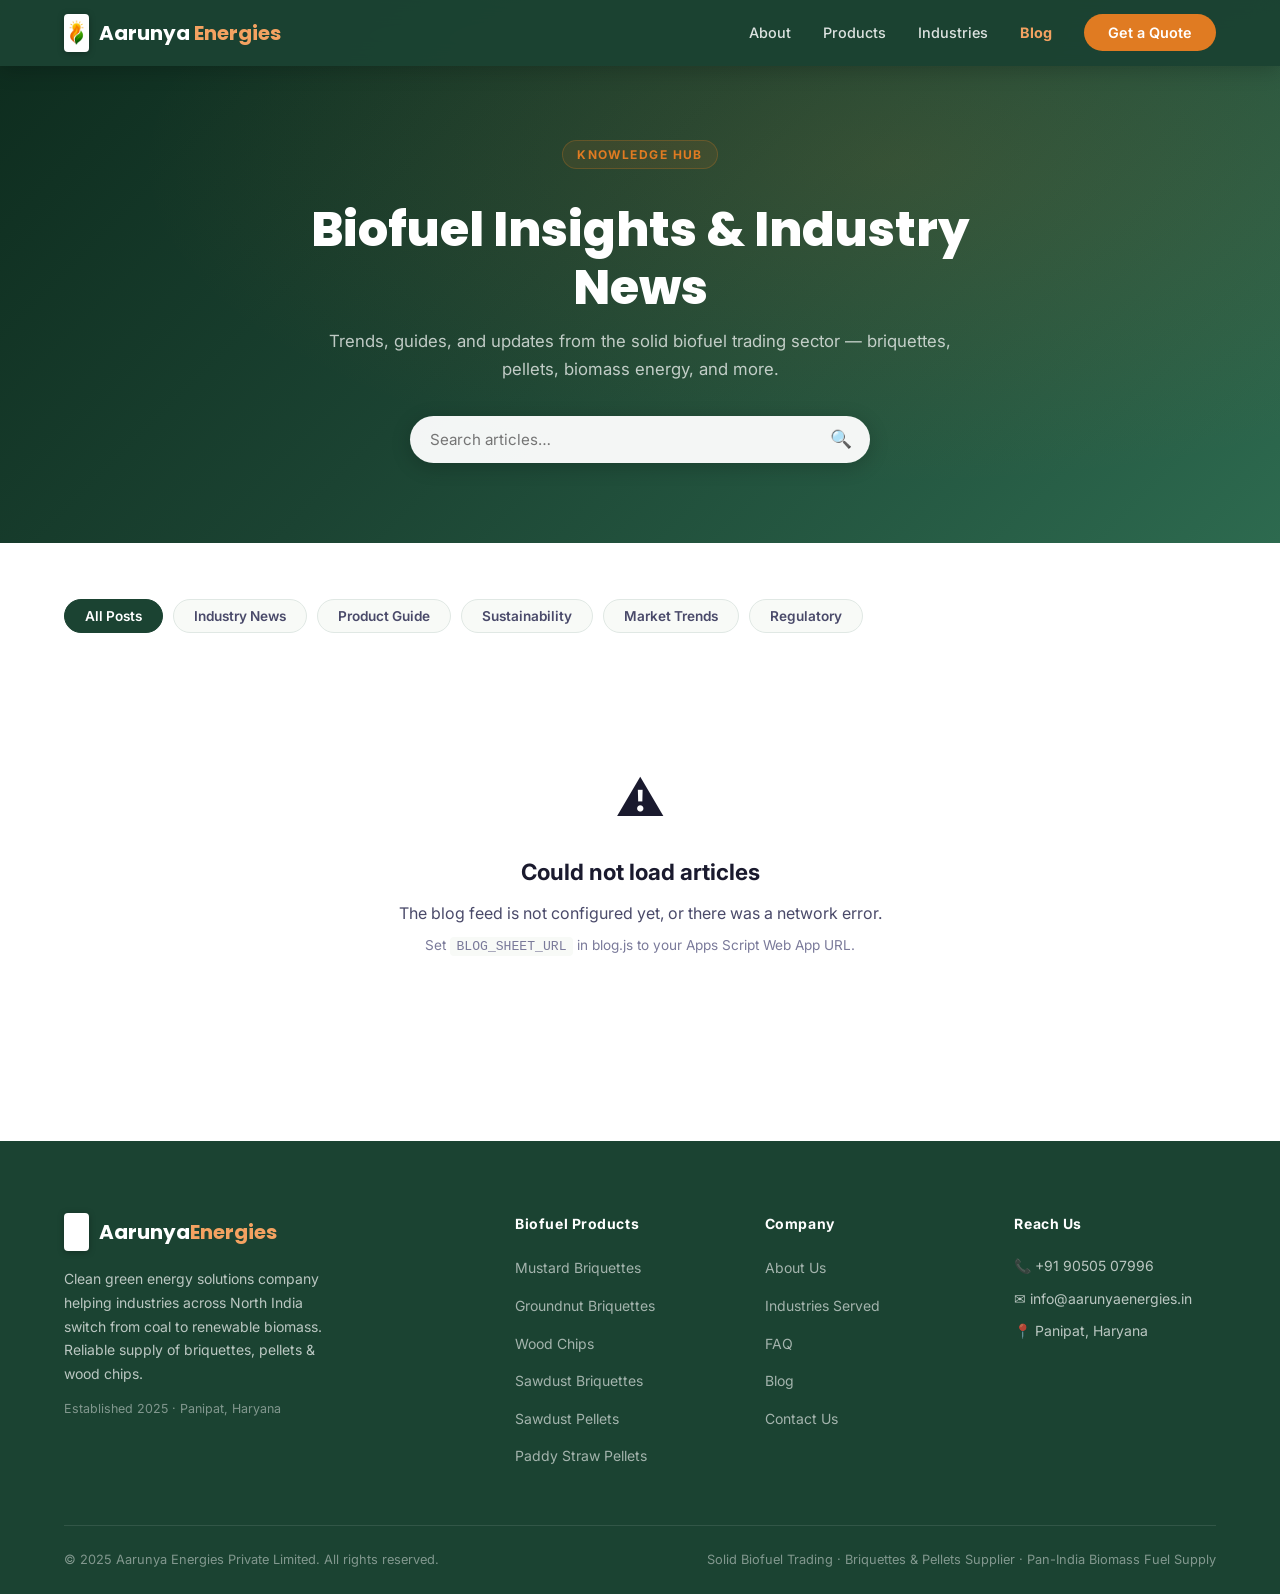
<file: blog/blog.html>
<!DOCTYPE html>
<html lang="en-IN">
<head>
  <meta charset="UTF-8" />
  <meta name="viewport" content="width=device-width, initial-scale=1.0" />
  <title>Biofuel Blog — Industry Insights | Aarunya Energies</title>
  <meta name="description" content="Expert insights on solid biofuel trading, briquettes, pellets, biomass energy trends, and industry news from Aarunya Energies Private Limited." />
  <meta name="robots" content="index, follow" />
  <link rel="canonical" href="https://aarunyaenergies.in/blog/blog.html" />
  <link rel="preconnect" href="https://fonts.googleapis.com" crossorigin />
  <link href="https://fonts.googleapis.com/css2?family=Inter:wght@300;400;500;600;700;800&family=Poppins:wght@400;600;700;800&display=swap" rel="stylesheet" />
  <link rel="stylesheet" href="../styles/style.css" />
  <link rel="stylesheet" href="../styles/blog.css" />
  <link rel="icon" type="image/png" href="/favicon.png" />
</head>
<body class="blog-page">

  <!-- NAVBAR -->
  <nav class="navbar navbar-solid" id="navbar" role="navigation" aria-label="Main navigation">
    <div class="nav-container">
      <a href="../index.html" class="logo" aria-label="Aarunya Energies Private Limited — Home">
        <img src="../images/logo.png" alt="Aarunya Energies" class="logo-img" />
        <span class="logo-text">Aarunya <span class="logo-accent">Energies</span></span>
      </a>
      <ul class="nav-links" id="navLinks" role="list">
        <li><a href="../index.html#about">About</a></li>
        <li><a href="../index.html#products">Products</a></li>
        <li><a href="../index.html#industries">Industries</a></li>
        <li><a href="blog.html" class="nav-active">Blog</a></li>
        <li><a href="../index.html#contact" class="nav-cta">Get a Quote</a></li>
      </ul>
      <button class="hamburger" id="hamburger" aria-label="Toggle navigation menu" aria-expanded="false" aria-controls="navLinks">
        <span></span><span></span><span></span>
      </button>
    </div>
  </nav>

  <!-- PAGE HERO -->
  <header class="blog-hero">
    <div class="blog-hero-content">
      <span class="section-tag">Knowledge Hub</span>
      <h1>Biofuel Insights &amp; Industry News</h1>
      <p>Trends, guides, and updates from the solid biofuel trading sector — briquettes, pellets, biomass energy, and more.</p>
      <div class="blog-search-wrap">
        <input type="search" id="blogSearch" placeholder="Search articles…" aria-label="Search blog posts" />
        <span class="search-icon">&#128269;</span>
      </div>
    </div>
  </header>

  <main class="blog-main container">

    <!-- CATEGORY FILTER -->
    <div class="category-bar" role="group" aria-label="Filter by category">
      <button class="cat-btn active" data-cat="all">All Posts</button>
      <button class="cat-btn" data-cat="Industry News">Industry News</button>
      <button class="cat-btn" data-cat="Product Guide">Product Guide</button>
      <button class="cat-btn" data-cat="Sustainability">Sustainability</button>
      <button class="cat-btn" data-cat="Market Trends">Market Trends</button>
      <button class="cat-btn" data-cat="Regulatory">Regulatory</button>
    </div>

    <!-- FEATURED POST -->
    <div id="featuredPost" class="featured-post" style="display:none;" aria-label="Featured article"></div>

    <!-- POSTS GRID -->
    <div class="posts-section">
      <div id="postsGrid" class="posts-grid" aria-live="polite" aria-label="Blog posts"></div>
      <div id="noResults" class="no-results" style="display:none;">
        <p>No articles found. Try a different search or category.</p>
      </div>
    </div>

    <!-- LOADING SKELETON -->
    <div id="loadingState" class="posts-grid">
      <div class="post-skeleton"></div>
      <div class="post-skeleton"></div>
      <div class="post-skeleton"></div>
      <div class="post-skeleton"></div>
      <div class="post-skeleton"></div>
      <div class="post-skeleton"></div>
    </div>

    <!-- ERROR STATE -->
    <div id="errorState" class="blog-error" style="display:none;">
      <div class="error-icon">&#9888;</div>
      <h3>Could not load articles</h3>
      <p>The blog feed is not configured yet, or there was a network error.</p>
      <p class="error-hint">Set <code>BLOG_SHEET_URL</code> in blog.js to your Apps Script Web App URL.</p>
    </div>

  </main>

  <!-- FOOTER -->
  <footer class="footer" role="contentinfo">
    <div class="container">
      <div class="footer-grid">
        <div class="footer-brand">
          <a href="../index.html" class="logo footer-logo" aria-label="Aarunya Energies Private Limited — Home">
            <img src="../images/logo.png" alt="Aarunya Energies" class="logo-img logo-img-footer" />
            <span class="logo-text">Aarunya<span class="logo-accent">Energies</span></span>
          </a>
          <p>Clean green energy solutions company helping industries across North India switch from coal to renewable biomass. Reliable supply of briquettes, pellets &amp; wood chips.</p>
          <p class="footer-est">Established 2025 &middot; Panipat, Haryana</p>
        </div>
        <div class="footer-col">
          <h4>Biofuel Products</h4>
          <ul>
            <li><a href="../index.html#products">Mustard Briquettes</a></li>
            <li><a href="../index.html#products">Groundnut Briquettes</a></li>
            <li><a href="../index.html#products">Wood Chips</a></li>
            <li><a href="../index.html#products">Sawdust Briquettes</a></li>
            <li><a href="../index.html#products">Sawdust Pellets</a></li>
            <li><a href="../index.html#products">Paddy Straw Pellets</a></li>
          </ul>
        </div>
        <div class="footer-col">
          <h4>Company</h4>
          <ul>
            <li><a href="../index.html#about">About Us</a></li>
            <li><a href="../index.html#industries">Industries Served</a></li>
            <li><a href="../index.html#faq">FAQ</a></li>
            <li><a href="blog.html">Blog</a></li>
            <li><a href="../index.html#contact">Contact Us</a></li>
          </ul>
        </div>
        <div class="footer-col">
          <h4>Reach Us</h4>
          <p>&#128222; +91 90505 07996</p>
          <p>&#9993; info@aarunyaenergies.in</p>
          <p>&#128205; Panipat, Haryana</p>
        </div>
      </div>
      <div class="footer-bottom">
        <p>&copy; 2025 Aarunya Energies Private Limited. All rights reserved.</p>
        <p class="footer-note">Solid Biofuel Trading &middot; Briquettes &amp; Pellets Supplier &middot; Pan-India Biomass Fuel Supply</p>
      </div>
    </div>
  </footer>

  <a href="#" class="back-to-top" id="backToTop" aria-label="Back to top">&#8679;</a>

  <script src="../scripts/blog.js"></script>
</body>
</html>
</file>
<file: styles/style.css>
/* =========================================================
   AgroBiofuel Traders — Stylesheet
   Color system:
     --green-dark:  #1b4332
     --green-mid:   #2d6a4f
     --green-light: #52b788
     --amber:       #e07b22
     --amber-light: #f4a261
     --bg-light:    #f8faf7
     --text-dark:   #1a1a2e
     --text-mid:    #4a4a6a
   ========================================================= */

*, *::before, *::after { box-sizing: border-box; margin: 0; padding: 0; }

:root {
  --green-dark: #1b4332;
  --green-mid: #2d6a4f;
  --green-light: #52b788;
  --amber: #e07b22;
  --amber-light: #f4a261;
  --bg-light: #f8faf7;
  --bg-white: #ffffff;
  --text-dark: #1a1a2e;
  --text-mid: #4a4a6a;
  --text-light: #7a7a9a;
  --border: #e0e8e4;
  --shadow-sm: 0 2px 8px rgba(27,67,50,0.08);
  --shadow-md: 0 6px 24px rgba(27,67,50,0.12);
  --shadow-lg: 0 16px 48px rgba(27,67,50,0.16);
  --radius: 12px;
  --radius-lg: 20px;
  --transition: all 0.3s ease;
}

html { scroll-behavior: smooth; }

body {
  font-family: 'Inter', sans-serif;
  color: var(--text-dark);
  background: var(--bg-white);
  line-height: 1.6;
  overflow-x: hidden;
}

a { color: inherit; text-decoration: none; }
ul { list-style: none; }
img { max-width: 100%; }

.container {
  max-width: 1200px;
  margin: 0 auto;
  padding: 0 24px;
}

.section { padding: 96px 0; }

.section-header {
  text-align: center;
  max-width: 640px;
  margin: 0 auto 64px;
}

.section-header p {
  color: var(--text-mid);
  font-size: 1.05rem;
  margin-top: 12px;
  line-height: 1.7;
}

.section-tag {
  display: inline-block;
  font-size: 0.75rem;
  font-weight: 700;
  letter-spacing: 0.12em;
  text-transform: uppercase;
  color: var(--amber);
  background: rgba(224,123,34,0.1);
  border: 1px solid rgba(224,123,34,0.25);
  padding: 4px 14px;
  border-radius: 100px;
  margin-bottom: 16px;
}

h2 {
  font-family: 'Poppins', sans-serif;
  font-size: clamp(1.8rem, 3vw, 2.5rem);
  font-weight: 700;
  color: var(--text-dark);
  line-height: 1.25;
}

/* ---- BUTTONS ---- */
.btn {
  display: inline-block;
  padding: 14px 32px;
  border-radius: 100px;
  font-size: 0.95rem;
  font-weight: 600;
  cursor: pointer;
  transition: var(--transition);
  border: 2px solid transparent;
  text-align: center;
}

.btn-primary {
  background: var(--amber);
  color: #fff;
  border-color: var(--amber);
}
.btn-primary:hover {
  background: #c96a15;
  border-color: #c96a15;
  transform: translateY(-2px);
  box-shadow: 0 8px 24px rgba(224,123,34,0.35);
}

.btn-outline {
  background: transparent;
  color: #fff;
  border-color: rgba(255,255,255,0.7);
}
.btn-outline:hover {
  background: rgba(255,255,255,0.15);
  border-color: #fff;
}

/* ---- NAVBAR ---- */
.navbar {
  position: fixed;
  top: 0; left: 0; right: 0;
  z-index: 1000;
  padding: 20px 0;
  transition: var(--transition);
}

.navbar.scrolled {
  background: rgba(27, 67, 50, 0.97);
  backdrop-filter: blur(12px);
  padding: 14px 0;
  box-shadow: 0 4px 20px rgba(0,0,0,0.2);
}

.nav-container {
  max-width: 1200px;
  margin: 0 auto;
  padding: 0 24px;
  display: flex;
  align-items: center;
  justify-content: space-between;
}

.logo {
  display: flex;
  align-items: center;
  gap: 10px;
  font-family: 'Poppins', sans-serif;
  font-size: 1.25rem;
  font-weight: 700;
  color: #fff;
}
.logo-icon {
  font-size: 1.5rem;
  color: var(--amber-light);
}
.logo-accent { color: var(--amber-light); }

.logo-img {
  height: 38px;
  width: auto;
  object-fit: contain;
  flex-shrink: 0;
  /* White background logo needs slight drop-shadow on dark navbar */
  filter: drop-shadow(0 1px 3px rgba(0,0,0,0.3));
  border-radius: 4px;
}
.logo-img-footer {
  filter: brightness(0) invert(1) drop-shadow(0 1px 3px rgba(0,0,0,0.3));
}

.nav-links {
  display: flex;
  align-items: center;
  gap: 32px;
}

.nav-links a {
  color: rgba(255,255,255,0.85);
  font-size: 0.9rem;
  font-weight: 500;
  transition: var(--transition);
}
.nav-links a:hover { color: #fff; }

.nav-cta {
  background: var(--amber) !important;
  color: #fff !important;
  padding: 10px 24px;
  border-radius: 100px;
  font-weight: 600 !important;
}
.nav-cta:hover {
  background: #c96a15 !important;
  transform: translateY(-1px);
}

.hamburger {
  display: none;
  flex-direction: column;
  gap: 5px;
  background: none;
  border: none;
  cursor: pointer;
  padding: 4px;
}
.hamburger span {
  display: block;
  width: 24px;
  height: 2px;
  background: #fff;
  border-radius: 2px;
  transition: var(--transition);
}

/* ---- HERO ---- */
.hero {
  min-height: 100vh;
  background: linear-gradient(135deg, #0d2b1d 0%, #1b4332 40%, #2d6a4f 70%, #1a3a28 100%);
  position: relative;
  display: flex;
  align-items: center;
  padding: 120px 24px 80px;
}

.hero-overlay {
  position: absolute;
  inset: 0;
  background:
    radial-gradient(ellipse at 80% 20%, rgba(224,123,34,0.15) 0%, transparent 50%),
    radial-gradient(ellipse at 20% 80%, rgba(82,183,136,0.1) 0%, transparent 50%);
  pointer-events: none;
}

.hero-content {
  position: relative;
  max-width: 1200px;
  margin: 0 auto;
  width: 100%;
}

.hero-badge {
  display: inline-block;
  font-size: 0.8rem;
  font-weight: 600;
  letter-spacing: 0.1em;
  text-transform: uppercase;
  color: var(--amber-light);
  border: 1px solid rgba(244,162,97,0.4);
  padding: 6px 16px;
  border-radius: 100px;
  margin-bottom: 24px;
  background: rgba(244,162,97,0.1);
}

.hero h1 {
  font-family: 'Poppins', sans-serif;
  font-size: clamp(2.4rem, 6vw, 4.2rem);
  font-weight: 800;
  color: #fff;
  line-height: 1.15;
  margin-bottom: 24px;
  max-width: 700px;
}

.hero h1 .highlight {
  color: var(--amber-light);
}

.hero-sub {
  color: rgba(255,255,255,0.75);
  font-size: 1.1rem;
  max-width: 560px;
  line-height: 1.7;
  margin-bottom: 40px;
}

.hero-actions {
  display: flex;
  gap: 16px;
  flex-wrap: wrap;
  margin-bottom: 64px;
}

.hero-stats {
  display: flex;
  gap: 48px;
  flex-wrap: wrap;
  border-top: 1px solid rgba(255,255,255,0.15);
  padding-top: 40px;
}

.hstat {
  display: flex;
  flex-direction: column;
}
.hstat strong {
  font-family: 'Poppins', sans-serif;
  font-size: 2rem;
  font-weight: 800;
  color: #fff;
  line-height: 1;
}
.hstat span {
  font-size: 1.5rem;
  color: var(--amber-light);
  font-weight: 800;
  line-height: 1;
}
.hstat p {
  font-size: 0.85rem;
  color: rgba(255,255,255,0.6);
  margin-top: 4px;
  font-weight: 500;
  letter-spacing: 0.02em;
}

.hero-scroll-hint {
  position: absolute;
  bottom: -40px;
  right: 60px;
  display: flex;
  flex-direction: column;
  align-items: center;
  gap: 8px;
  color: rgba(255,255,255,0.4);
  font-size: 0.7rem;
  letter-spacing: 0.1em;
  text-transform: uppercase;
}
.scroll-line {
  width: 1px;
  height: 48px;
  background: linear-gradient(to bottom, rgba(255,255,255,0.4), transparent);
}

/* ---- ABOUT ---- */
.about { background: var(--bg-light); }

.about-grid {
  display: grid;
  grid-template-columns: 1fr 1fr;
  gap: 80px;
  align-items: center;
}

.about-text .section-tag { margin-bottom: 16px; }
.about-text h2 { margin-bottom: 20px; }
.about-text p {
  color: var(--text-mid);
  margin-bottom: 16px;
  line-height: 1.75;
  font-size: 1rem;
}

.about-cards {
  display: flex;
  flex-direction: column;
  gap: 20px;
  margin-top: 32px;
}

.acard {
  display: flex;
  gap: 16px;
  align-items: flex-start;
}
.acard-icon {
  width: 4px;
  flex-shrink: 0;
  height: 40px;
  background: linear-gradient(to bottom, var(--amber), var(--green-light));
  border-radius: 4px;
  margin-top: 2px;
}
.acard h4 {
  font-size: 1rem;
  font-weight: 600;
  margin-bottom: 4px;
  color: var(--text-dark);
}
.acard p {
  font-size: 0.9rem;
  color: var(--text-mid);
  margin: 0;
  line-height: 1.6;
}

.about-visual {
  display: flex;
  flex-direction: column;
  gap: 20px;
}

.visual-card {
  background: var(--bg-white);
  border-radius: var(--radius);
  padding: 24px 28px;
  box-shadow: var(--shadow-sm);
  border: 1px solid var(--border);
  display: flex;
  align-items: flex-start;
  gap: 20px;
  transition: var(--transition);
}
.visual-card:hover {
  transform: translateX(6px);
  box-shadow: var(--shadow-md);
  border-color: var(--green-light);
}

.vc-icon {
  font-size: 2rem;
  flex-shrink: 0;
}

.visual-card h3 {
  font-size: 1rem;
  font-weight: 600;
  margin-bottom: 6px;
  color: var(--text-dark);
}
.visual-card p {
  font-size: 0.875rem;
  color: var(--text-mid);
  line-height: 1.6;
}

.vc1 { border-left: 3px solid var(--amber); }
.vc2 { border-left: 3px solid var(--green-light); }
.vc3 { border-left: 3px solid var(--green-mid); }

/* ---- PRODUCTS ---- */
.products { background: var(--bg-white); }

.products-grid {
  display: grid;
  grid-template-columns: repeat(3, 1fr);
  gap: 28px;
}

.product-card {
  background: var(--bg-white);
  border-radius: var(--radius-lg);
  overflow: hidden;
  box-shadow: var(--shadow-sm);
  border: 1px solid var(--border);
  transition: var(--transition);
  display: flex;
  flex-direction: column;
}
.product-card:hover {
  transform: translateY(-6px);
  box-shadow: var(--shadow-lg);
}

.product-img {
  height: 160px;
  position: relative;
  display: flex;
  align-items: flex-end;
  padding: 16px;
}

.mustard-img   { background: linear-gradient(135deg, #4a3000, #8b6914, #c8971e); }
.groundnut-img { background: linear-gradient(135deg, #3d2200, #7a4a1a, #b5722e); }
.woodchips-img { background: linear-gradient(135deg, #1a3300, #2d5a1e, #4a8a32); }
.sawdustbri-img{ background: linear-gradient(135deg, #3a2800, #6b4e26, #9a7240); }
.sawdustpel-img{ background: linear-gradient(135deg, #2a1a00, #5a3c18, #8a6030); }
.paddypel-img  { background: linear-gradient(135deg, #2a3300, #4a5c1a, #6a8228); }

/* Decorative pattern overlay for product images */
.product-img::before {
  content: '';
  position: absolute;
  inset: 0;
  background: repeating-linear-gradient(
    45deg,
    rgba(255,255,255,0.03) 0px,
    rgba(255,255,255,0.03) 1px,
    transparent 1px,
    transparent 12px
  );
}

.product-photo {
  position: absolute;
  inset: 0;
  width: 100%;
  height: 100%;
  object-fit: cover;
  object-position: center;
  z-index: 0;
}

.product-label {
  position: relative;
  z-index: 2;
  background: rgba(0,0,0,0.45);
  color: rgba(255,255,255,0.9);
  font-size: 0.7rem;
  font-weight: 600;
  letter-spacing: 0.08em;
  text-transform: uppercase;
  padding: 4px 10px;
  border-radius: 100px;
}

.product-body {
  padding: 24px;
  display: flex;
  flex-direction: column;
  flex: 1;
}
.product-body h3 {
  font-size: 1.15rem;
  font-weight: 700;
  margin-bottom: 10px;
  color: var(--text-dark);
}
.product-body > p {
  font-size: 0.875rem;
  color: var(--text-mid);
  line-height: 1.65;
  margin-bottom: 20px;
}

.product-specs {
  background: var(--bg-light);
  border-radius: var(--radius);
  padding: 16px;
  margin-bottom: 20px;
  display: flex;
  flex-direction: column;
  gap: 10px;
  flex: 1;
}

.spec {
  display: flex;
  justify-content: space-between;
  align-items: center;
  font-size: 0.82rem;
}
.spec-label {
  color: var(--text-light);
  font-weight: 500;
}
.spec-val {
  color: var(--text-dark);
  font-weight: 600;
}

.product-cta {
  display: block;
  text-align: center;
  background: var(--green-dark);
  color: #fff;
  padding: 12px;
  border-radius: var(--radius);
  font-size: 0.875rem;
  font-weight: 600;
  transition: var(--transition);
}
.product-cta:hover {
  background: var(--amber);
}

.product-note {
  text-align: center;
  margin-top: 40px;
  padding: 20px 32px;
  background: var(--bg-light);
  border-radius: var(--radius);
  border: 1px solid var(--border);
  color: var(--text-mid);
  font-size: 0.9rem;
}
.product-note strong { color: var(--text-dark); }

/* ---- STATS ---- */
.stats-section {
  background: linear-gradient(135deg, var(--green-dark), #0d2416);
  padding: 72px 0;
}

.stats-grid {
  display: flex;
  justify-content: space-around;
  flex-wrap: wrap;
  gap: 40px;
}

.stat-item {
  text-align: center;
  color: #fff;
}

.stat-num {
  font-family: 'Poppins', sans-serif;
  font-size: clamp(2.2rem, 4vw, 3rem);
  font-weight: 800;
  color: var(--amber-light);
  line-height: 1;
  margin-bottom: 8px;
}

.stat-label {
  font-size: 0.875rem;
  color: rgba(255,255,255,0.65);
  font-weight: 500;
  letter-spacing: 0.04em;
}

/* ---- INDUSTRIES ---- */
.industries { background: var(--bg-light); }

.industry-grid {
  display: grid;
  grid-template-columns: repeat(3, 1fr);
  gap: 24px;
}

.industry-card {
  background: var(--bg-white);
  border: 1px solid var(--border);
  border-radius: var(--radius);
  padding: 32px 24px;
  text-align: center;
  transition: var(--transition);
}
.industry-card:hover {
  border-color: var(--green-light);
  box-shadow: var(--shadow-md);
  transform: translateY(-4px);
}
.ind-icon {
  font-size: 2.5rem;
  margin-bottom: 16px;
  display: block;
}
.industry-card h4 {
  font-size: 1rem;
  font-weight: 700;
  margin-bottom: 10px;
  color: var(--text-dark);
}
.industry-card p {
  font-size: 0.875rem;
  color: var(--text-mid);
  line-height: 1.6;
}

/* ---- PROCESS ---- */
.process { background: var(--bg-white); }

.process-steps {
  display: flex;
  align-items: stretch;
  gap: 0;
  position: relative;
}

.step {
  flex: 1;
  background: var(--bg-light);
  border: 1px solid var(--border);
  border-radius: var(--radius);
  padding: 32px 24px;
  transition: var(--transition);
}
.step:hover {
  background: var(--bg-white);
  box-shadow: var(--shadow-md);
  border-color: var(--green-light);
}

.step-arrow {
  display: flex;
  align-items: center;
  padding: 0 8px;
  font-size: 1.5rem;
  color: var(--green-light);
  flex-shrink: 0;
}

.step-num {
  font-family: 'Poppins', sans-serif;
  font-size: 2.5rem;
  font-weight: 800;
  color: var(--border);
  line-height: 1;
  margin-bottom: 16px;
}
.step:hover .step-num {
  color: var(--amber-light);
}

.step-content h3 {
  font-size: 1rem;
  font-weight: 700;
  margin-bottom: 10px;
  color: var(--text-dark);
}
.step-content p {
  font-size: 0.875rem;
  color: var(--text-mid);
  line-height: 1.65;
}

/* ---- WHY US ---- */
.whyus { background: var(--bg-light); }

.why-grid {
  display: grid;
  grid-template-columns: repeat(3, 1fr);
  gap: 24px;
}

.why-card {
  background: var(--bg-white);
  border: 1px solid var(--border);
  border-radius: var(--radius);
  padding: 28px 24px;
  transition: var(--transition);
}
.why-card:hover {
  border-color: var(--green-light);
  box-shadow: var(--shadow-md);
  transform: translateY(-3px);
}
.why-icon {
  font-size: 2rem;
  margin-bottom: 14px;
  display: block;
}
.why-card h4 {
  font-size: 0.95rem;
  font-weight: 700;
  margin-bottom: 10px;
  color: var(--text-dark);
}
.why-card p {
  font-size: 0.875rem;
  color: var(--text-mid);
  line-height: 1.65;
}

/* ---- CONTACT ---- */
.contact { background: var(--bg-white); }

.contact-grid {
  display: grid;
  grid-template-columns: 1.4fr 1fr;
  gap: 60px;
  align-items: start;
}

.contact-form {
  display: flex;
  flex-direction: column;
  gap: 20px;
}

.form-row {
  display: grid;
  grid-template-columns: 1fr 1fr;
  gap: 20px;
}

.form-group {
  display: flex;
  flex-direction: column;
  gap: 6px;
}
.form-group label {
  font-size: 0.85rem;
  font-weight: 600;
  color: var(--text-dark);
}

.form-group input,
.form-group select,
.form-group textarea {
  width: 100%;
  padding: 12px 16px;
  border: 1.5px solid var(--border);
  border-radius: var(--radius);
  font-size: 0.9rem;
  font-family: 'Inter', sans-serif;
  color: var(--text-dark);
  background: var(--bg-light);
  transition: var(--transition);
  outline: none;
}
.form-group input:focus,
.form-group select:focus,
.form-group textarea:focus {
  border-color: var(--green-light);
  background: var(--bg-white);
  box-shadow: 0 0 0 3px rgba(82,183,136,0.15);
}
.form-group textarea { resize: vertical; }
.form-group select { cursor: pointer; }

.form-submit {
  border: none;
  font-family: 'Inter', sans-serif;
  width: 100%;
}

.form-success {
  display: none;
  text-align: center;
  padding: 48px 32px;
  background: var(--bg-light);
  border-radius: var(--radius-lg);
  border: 1px solid var(--border);
}
.form-success.visible { display: block; }
.success-icon {
  width: 64px;
  height: 64px;
  background: var(--green-light);
  color: white;
  border-radius: 50%;
  display: flex;
  align-items: center;
  justify-content: center;
  font-size: 1.8rem;
  margin: 0 auto 20px;
}
.form-success h3 {
  font-size: 1.4rem;
  font-weight: 700;
  margin-bottom: 10px;
  color: var(--text-dark);
}
.form-success p {
  color: var(--text-mid);
  font-size: 0.95rem;
}

.contact-info {
  display: flex;
  flex-direction: column;
  gap: 32px;
}

.info-block {
  background: var(--bg-light);
  border: 1px solid var(--border);
  border-radius: var(--radius);
  padding: 24px;
}
.info-block h3 {
  font-size: 1rem;
  font-weight: 700;
  color: var(--text-dark);
  margin-bottom: 16px;
  padding-bottom: 12px;
  border-bottom: 1px solid var(--border);
}

.info-item {
  display: flex;
  gap: 14px;
  align-items: flex-start;
  margin-bottom: 16px;
}
.info-item:last-child { margin-bottom: 0; }
.info-icon { font-size: 1.25rem; flex-shrink: 0; margin-top: 2px; }
.info-label {
  font-size: 0.75rem;
  font-weight: 600;
  text-transform: uppercase;
  letter-spacing: 0.06em;
  color: var(--text-light);
  margin-bottom: 2px;
}
.info-item a {
  color: var(--green-mid);
  font-weight: 600;
  font-size: 0.95rem;
  display: block;
}
.info-item a:hover { color: var(--amber); }
.info-note {
  font-size: 0.78rem;
  color: var(--text-light);
  margin-top: 2px;
}
.info-item p:not(.info-label):not(.info-note) {
  font-size: 0.95rem;
  color: var(--text-dark);
}

.region-tags {
  display: flex;
  flex-wrap: wrap;
  gap: 8px;
}
.rtag {
  background: rgba(45,106,79,0.1);
  color: var(--green-mid);
  border: 1px solid rgba(45,106,79,0.2);
  border-radius: 100px;
  padding: 4px 14px;
  font-size: 0.8rem;
  font-weight: 600;
}

.quick-facts {
  display: flex;
  flex-direction: column;
  gap: 10px;
}
.quick-facts li {
  font-size: 0.875rem;
  color: var(--text-mid);
  padding-left: 16px;
  position: relative;
  line-height: 1.5;
}
.quick-facts li::before {
  content: '▸';
  position: absolute;
  left: 0;
  color: var(--amber);
  font-size: 0.8rem;
}

/* ---- HOME BLOG SECTION ---- */
.home-blog { background: var(--bg-light); }

.home-blog-grid {
  display: grid;
  grid-template-columns: repeat(4, 1fr);
  gap: 24px;
  margin-bottom: 48px;
}

.home-blog-card {
  background: #fff;
  border-radius: var(--radius);
  box-shadow: 0 2px 12px rgba(0,0,0,0.07);
  overflow: hidden;
  display: flex;
  flex-direction: column;
  text-decoration: none;
  color: inherit;
  transition: transform 0.25s ease, box-shadow 0.25s ease;
}
.home-blog-card:hover {
  transform: translateY(-4px);
  box-shadow: 0 8px 28px rgba(0,0,0,0.13);
}

.home-blog-card-img {
  width: 100%;
  height: 180px;
  object-fit: cover;
  display: block;
  background: linear-gradient(135deg, var(--green-dark), var(--green-mid));
}

.home-blog-card-img-placeholder {
  width: 100%;
  height: 180px;
  display: flex;
  align-items: center;
  justify-content: center;
  font-size: 3rem;
  background: linear-gradient(135deg, #e8f5e9, #c8e6c9);
}

.home-blog-card-body {
  padding: 20px;
  display: flex;
  flex-direction: column;
  flex: 1;
}

.home-blog-card-cat {
  font-size: 0.7rem;
  font-weight: 700;
  text-transform: uppercase;
  letter-spacing: 0.08em;
  color: var(--amber);
  margin-bottom: 8px;
}

.home-blog-card-title {
  font-family: 'Poppins', sans-serif;
  font-size: 0.95rem;
  font-weight: 700;
  color: var(--text-dark);
  line-height: 1.4;
  margin-bottom: 10px;
  display: -webkit-box;
  -webkit-line-clamp: 2;
  -webkit-box-orient: vertical;
  overflow: hidden;
}

.home-blog-card-excerpt {
  font-size: 0.85rem;
  color: var(--text-mid);
  line-height: 1.6;
  flex: 1;
  display: -webkit-box;
  -webkit-line-clamp: 3;
  -webkit-box-orient: vertical;
  overflow: hidden;
  margin-bottom: 14px;
}

.home-blog-card-meta {
  font-size: 0.75rem;
  color: #999;
  display: flex;
  justify-content: space-between;
  align-items: center;
  border-top: 1px solid var(--border);
  padding-top: 12px;
  margin-top: auto;
}

.home-blog-card-read {
  font-weight: 600;
  color: var(--green-mid);
  font-size: 0.78rem;
}

/* Skeleton loader */
.home-blog-skeleton {
  height: 320px;
  border-radius: var(--radius);
  background: linear-gradient(90deg, #e8ede8 25%, #d4ddd4 50%, #e8ede8 75%);
  background-size: 200% 100%;
  animation: blogSkelShimmer 1.4s infinite;
}
@keyframes blogSkelShimmer {
  0%   { background-position: 200% 0; }
  100% { background-position: -200% 0; }
}

.home-blog-empty {
  text-align: center;
  color: var(--text-mid);
  padding: 32px 0;
}

.home-blog-cta {
  text-align: center;
  margin-top: 8px;
}

@media (max-width: 1024px) {
  .home-blog-grid { grid-template-columns: repeat(2, 1fr); }
}
@media (max-width: 580px) {
  .home-blog-grid { grid-template-columns: 1fr; }
  .home-blog-card-img, .home-blog-card-img-placeholder { height: 160px; }
}

/* ---- FOOTER ---- */
.footer {
  background: var(--green-dark);
  color: rgba(255,255,255,0.7);
  padding: 72px 0 0;
}

.footer-grid {
  display: grid;
  grid-template-columns: 2fr 1fr 1fr 1fr;
  gap: 48px;
  padding-bottom: 56px;
  border-bottom: 1px solid rgba(255,255,255,0.1);
}

.footer-brand p {
  margin-top: 16px;
  font-size: 0.875rem;
  line-height: 1.7;
  max-width: 260px;
}
.footer-est {
  margin-top: 12px !important;
  font-size: 0.78rem !important;
  color: rgba(255,255,255,0.45) !important;
}

.footer-logo { color: #fff; }

.footer-col h4 {
  font-size: 0.875rem;
  font-weight: 700;
  color: #fff;
  margin-bottom: 20px;
  letter-spacing: 0.04em;
}
.footer-col ul {
  display: flex;
  flex-direction: column;
  gap: 12px;
}
.footer-col li a {
  font-size: 0.875rem;
  color: rgba(255,255,255,0.6);
  transition: var(--transition);
}
.footer-col li a:hover { color: var(--amber-light); }

.footer-col p {
  font-size: 0.875rem;
  margin-bottom: 10px;
  line-height: 1.6;
}

.footer-bottom {
  padding: 24px 0;
  display: flex;
  justify-content: space-between;
  align-items: center;
  flex-wrap: wrap;
  gap: 8px;
}
.footer-bottom p {
  font-size: 0.8rem;
  color: rgba(255,255,255,0.45);
}

/* ================================================================
   GALLERY SECTION
   ================================================================ */
.gallery { background: var(--bg-white); }

.gallery-grid {
  display: grid;
  grid-template-columns: repeat(3, 1fr);
  grid-template-rows: auto auto;
  gap: 20px;
}

/* Tile sizing */
.gal-large  { grid-column: span 2; }
.gal-medium { grid-column: span 1; }

/* Layout: row 1 → large + medium + medium; row 2 → medium + medium + large */
.gallery-grid .gal-tile:nth-child(1) { grid-column: span 2; }
.gallery-grid .gal-tile:nth-child(2) { grid-column: span 1; }
.gallery-grid .gal-tile:nth-child(3) { grid-column: span 1; }
.gallery-grid .gal-tile:nth-child(4) { grid-column: span 2; }
.gallery-grid .gal-tile:nth-child(5) { grid-column: span 1; }
.gallery-grid .gal-tile:nth-child(6) { grid-column: span 1; }

.gal-tile {
  border-radius: var(--radius-lg);
  overflow: hidden;
  position: relative;
  box-shadow: var(--shadow-md);
  cursor: default;
  display: flex;
  flex-direction: column;
}

.gal-img {
  position: relative;
  height: 240px;
  overflow: hidden;
  flex-shrink: 0;
}
.gal-large .gal-img { height: 300px; }

/* Shimmer overlay for depth */
.gal-shimmer {
  position: absolute;
  inset: 0;
  background: linear-gradient(135deg, rgba(255,255,255,0.06) 0%, transparent 50%, rgba(0,0,0,0.12) 100%);
  z-index: 2;
  pointer-events: none;
}

/* Biofuel briquettes — warm amber/brown, dense earthy */
.gal-briquettes .gal-img {
  background:
    radial-gradient(ellipse 60% 70% at 30% 60%, rgba(180,100,20,0.65), transparent),
    radial-gradient(ellipse 50% 50% at 75% 35%, rgba(120,60,5,0.75), transparent),
    radial-gradient(ellipse 80% 40% at 50% 90%, rgba(60,25,0,0.8), transparent),
    linear-gradient(135deg, #2a1200, #6b3a0a, #9a5820, #5a3010, #2a1200);
}
.gal-briquettes .gal-img::before {
  content: '';
  position: absolute;
  inset: 0;
  background: repeating-linear-gradient(
    -45deg,
    rgba(0,0,0,0.04) 0px, rgba(0,0,0,0.04) 2px,
    transparent 2px, transparent 18px
  );
  z-index: 1;
}

/* Wood pellets — lighter wood-grain tones */
.gal-pellets .gal-img {
  background:
    radial-gradient(ellipse 70% 50% at 40% 40%, rgba(160,95,35,0.6), transparent),
    radial-gradient(ellipse 50% 70% at 70% 70%, rgba(100,55,15,0.7), transparent),
    linear-gradient(160deg, #3a2208, #7a4818, #a06830, #6a4018);
}
.gal-pellets .gal-img::before {
  content: '';
  position: absolute;
  inset: 0;
  background: repeating-linear-gradient(
    0deg,
    rgba(255,255,255,0.03) 0px, rgba(255,255,255,0.03) 3px,
    transparent 3px, transparent 12px
  );
  z-index: 1;
}

/* Agricultural fields — golden mustard sky horizon */
.gal-fields .gal-img {
  background:
    linear-gradient(to bottom,
      #87ceeb 0%,    /* sky blue */
      #b8dff0 25%,   /* lighter sky */
      #d4c060 38%,   /* horizon */
      #e8c000 50%,   /* golden mustard */
      #c8a000 70%,   /* mid-field */
      #8a6a10 85%,   /* earth */
      #5a4008 100%   /* soil */
    );
}
.gal-fields .gal-img::before {
  content: '';
  position: absolute;
  left: 0; right: 0; top: 28%; height: 72%;
  background: repeating-linear-gradient(
    90deg,
    rgba(160,120,0,0.2) 0px, rgba(160,120,0,0.2) 8px,
    transparent 8px, transparent 22px
  );
  z-index: 1;
}

/* Coal factory pollution — dark dramatic */
.gal-pollution .gal-img {
  background:
    radial-gradient(ellipse 60% 80% at 40% 10%, rgba(130,120,140,0.55), transparent),
    radial-gradient(ellipse 40% 60% at 70% 20%, rgba(100,95,115,0.5), transparent),
    radial-gradient(ellipse 80% 30% at 50% 80%, rgba(40,20,0,0.6), transparent),
    linear-gradient(to top, #0a0a0f, #1a1a28, #252535, #1a1a2a);
}
.gal-pollution .gal-img::after {
  content: '';
  position: absolute;
  inset: 0;
  background: repeating-linear-gradient(
    90deg,
    rgba(40,40,55,0.5) 0px, rgba(40,40,55,0.5) 14px,
    rgba(20,20,30,0.5) 14px, rgba(20,20,30,0.5) 30px
  );
  z-index: 1;
}

/* Clean biofuel flame — warm orange glow in dark boiler */
.gal-flame .gal-img {
  background:
    radial-gradient(ellipse 40% 60% at 50% 85%, rgba(255,140,0,0.95), transparent 70%),
    radial-gradient(ellipse 30% 50% at 50% 70%, rgba(255,200,0,0.85), transparent 60%),
    radial-gradient(ellipse 20% 30% at 50% 55%, rgba(255,240,100,0.7), transparent),
    radial-gradient(ellipse 70% 50% at 50% 95%, rgba(180,60,0,0.6), transparent),
    linear-gradient(to top, #050200, #100800, #1a1000, #0a0500);
}
.gal-flame .gal-img::before {
  content: '';
  position: absolute;
  inset: 0;
  background: radial-gradient(ellipse 60% 40% at 50% 30%, rgba(20,20,30,0.8), transparent);
  z-index: 1;
}

/* Nature saved — lush forest, blue sky */
.gal-nature .gal-img {
  background:
    linear-gradient(to bottom,
      #4aa8d8 0%,    /* sky */
      #87ceeb 28%,   /* lighter sky */
      #c8e8c0 40%,   /* tree tops */
      #228822 52%,   /* forest */
      #166016 70%,   /* deep forest */
      #2d8a1a 85%,   /* ground */
      #1a5a0a 100%   /* earth */
    );
}
.gal-nature .gal-img::before {
  content: '';
  position: absolute;
  left: 0; right: 0; top: 35%; height: 65%;
  background: repeating-linear-gradient(
    90deg,
    rgba(10,80,10,0.3) 0px, rgba(10,80,10,0.3) 20px,
    rgba(30,100,30,0.2) 20px, rgba(30,100,30,0.2) 50px,
    rgba(10,80,10,0.3) 50px, rgba(10,80,10,0.3) 70px
  );
  z-index: 1;
}

/* SVG icon wrapper */
.gal-icon-wrap {
  position: absolute;
  inset: 0;
  display: flex;
  align-items: center;
  justify-content: center;
  z-index: 3;
}
.gal-icon-wrap svg {
  width: 45%;
  height: 45%;
  filter: drop-shadow(0 4px 12px rgba(0,0,0,0.5));
  opacity: 0.9;
}
.gal-large .gal-icon-wrap svg { width: 35%; height: 35%; }

/* Caption below image */
.gal-caption {
  background: var(--bg-white);
  padding: 20px 22px 24px;
  flex: 1;
  border: 1px solid var(--border);
  border-top: none;
  border-bottom-left-radius: var(--radius-lg);
  border-bottom-right-radius: var(--radius-lg);
  transition: var(--transition);
}
.gal-tile:hover .gal-caption {
  background: var(--bg-light);
}
.gal-tile:hover .gal-img {
  transform: scale(1.02);
  transition: transform 0.4s ease;
}

.gal-tag {
  display: inline-block;
  font-size: 0.7rem;
  font-weight: 700;
  letter-spacing: 0.1em;
  text-transform: uppercase;
  padding: 3px 10px;
  border-radius: 100px;
  margin-bottom: 10px;
  background: rgba(45,106,79,0.12);
  color: var(--green-mid);
  border: 1px solid rgba(45,106,79,0.2);
}
.gal-tag-danger { background: rgba(180,30,30,0.1); color: #b42020; border-color: rgba(180,30,30,0.2); }
.gal-tag-green  { background: rgba(30,120,30,0.12); color: #1a7a1a; border-color: rgba(30,120,30,0.25); }

.gal-caption h3 {
  font-size: 1rem;
  font-weight: 700;
  color: var(--text-dark);
  margin-bottom: 8px;
  line-height: 1.3;
}
.gal-caption p {
  font-size: 0.85rem;
  color: var(--text-mid);
  line-height: 1.6;
  margin: 0;
}

/* ================================================================
   IMPACT COMPARISON SECTION
   ================================================================ */
.impact { background: var(--bg-light); }

.impact-split {
  display: grid;
  grid-template-columns: 1fr auto 1fr;
  gap: 0;
  align-items: stretch;
  border-radius: var(--radius-lg);
  overflow: hidden;
  box-shadow: var(--shadow-lg);
  margin-bottom: 40px;
}

/* --- Coal side --- */
.coal-side {
  background: #0e0e1a;
  display: flex;
  flex-direction: column;
}

.coal-visual {
  height: 260px;
  position: relative;
  background:
    radial-gradient(ellipse 70% 90% at 40% 10%, rgba(110,110,130,0.6), transparent),
    radial-gradient(ellipse 50% 70% at 65% 15%, rgba(80,80,100,0.5), transparent),
    radial-gradient(ellipse 90% 30% at 50% 100%, rgba(60,30,0,0.7), transparent),
    linear-gradient(to top, #050508, #0f0f1a, #181828, #0f0f1a);
  overflow: hidden;
}

/* Animated smoke chimneys */
.smoke-container {
  position: absolute;
  inset: 0;
  display: flex;
  align-items: flex-end;
}
.chimney {
  position: absolute;
  bottom: 0;
  background: #1e1e2a;
  border-radius: 2px 2px 0 0;
}
.ch1 { left: 20%; width: 16px; height: 55%; background: #18182a; }
.ch2 { left: 42%; width: 20px; height: 70%; background: #141420; }
.ch3 { left: 68%; width: 16px; height: 48%; background: #18182a; }

.smoke-puff {
  position: absolute;
  border-radius: 50%;
  animation: smokeDrift 4s ease-in-out infinite;
  opacity: 0;
}
.sp1 { width: 40px; height: 30px; left: 14%; top: 22%; background: rgba(100,100,120,0.55); animation-delay: 0s;   animation-duration: 3.5s; }
.sp2 { width: 55px; height: 40px; left: 30%; top: 10%; background: rgba(90,90,110,0.45);  animation-delay: 0.8s; animation-duration: 4.2s; }
.sp3 { width: 35px; height: 28px; left: 20%; top: 5%;  background: rgba(80,80,100,0.35);  animation-delay: 1.6s; animation-duration: 3.8s; }
.sp4 { width: 50px; height: 38px; left: 55%; top: 18%; background: rgba(100,100,120,0.5); animation-delay: 0.4s; animation-duration: 4s; }
.sp5 { width: 30px; height: 24px; left: 65%; top: 8%;  background: rgba(80,80,100,0.4);   animation-delay: 1.2s; animation-duration: 3.6s; }

@keyframes smokeDrift {
  0%   { opacity: 0;    transform: translateY(10px) scale(0.8); }
  20%  { opacity: 0.8; }
  80%  { opacity: 0.3; }
  100% { opacity: 0;    transform: translateY(-40px) translateX(15px) scale(1.5); }
}

.impact-photo {
  position: absolute;
  inset: 0;
  width: 100%;
  height: 100%;
  object-fit: cover;
  object-position: center;
  z-index: 0;
}

.impact-visual-label {
  position: absolute;
  bottom: 14px;
  left: 50%;
  transform: translateX(-50%);
  background: rgba(0,0,0,0.6);
  color: rgba(255,255,255,0.9);
  font-size: 0.75rem;
  font-weight: 700;
  letter-spacing: 0.08em;
  padding: 5px 14px;
  border-radius: 100px;
  white-space: nowrap;
}
.bio-label { background: rgba(20,80,20,0.7); }

/* Coal content */
.coal-side .impact-content {
  padding: 28px 28px 32px;
  flex: 1;
}
.coal-side h3 {
  font-size: 1.15rem;
  font-weight: 700;
  color: rgba(255,255,255,0.9);
  margin-bottom: 20px;
}

/* --- Bio side --- */
.bio-side {
  background: var(--bg-white);
  display: flex;
  flex-direction: column;
}

.bio-visual {
  height: 260px;
  position: relative;
  overflow: hidden;
  background:
    linear-gradient(to bottom,
      #3a9ad4 0%, #87ceeb 28%,
      #c8e8b0 40%, #2d8a2a 55%,
      #1a6018 75%, #0e3a0a 100%
    );
}

/* CSS trees in bio visual */
.nature-sky {
  position: absolute;
  inset: 0 0 55% 0;
  background: linear-gradient(to bottom, #3a9ad4, #87ceeb);
}
.nature-sun {
  position: absolute;
  width: 36px; height: 36px;
  background: radial-gradient(circle, #ffd700, #ffb300);
  border-radius: 50%;
  top: 14px; right: 20px;
  box-shadow: 0 0 20px rgba(255,200,0,0.5);
}
.nature-ground {
  position: absolute;
  bottom: 0; left: 0; right: 0;
  height: 28%;
  background: linear-gradient(to bottom, #2d8a2a, #1a5a10);
}
.nature-tree {
  position: absolute;
  bottom: 26%;
}
.nature-tree::before {
  content: '';
  display: block;
  width: 0; height: 0;
  border-left: 28px solid transparent;
  border-right: 28px solid transparent;
  border-bottom: 55px solid #1e7a1e;
  filter: drop-shadow(0 4px 8px rgba(0,0,0,0.3));
}
.nature-tree::after {
  content: '';
  display: block;
  width: 8px; height: 18px;
  background: #5a3010;
  margin: 0 auto;
  border-radius: 2px;
}
.nt1 { left: 10%; }
.nt1::before { border-bottom-color: #1a6a1a; }
.nt2 { left: 38%; }
.nt2::before { border-bottom-color: #228822; border-left-width: 34px; border-right-width: 34px; border-bottom-width: 64px; }
.nt3 { right: 12%; }
.nt3::before { border-bottom-color: #166016; }

.bio-side .impact-content { padding: 28px 28px 32px; flex: 1; }
.bio-side h3 {
  font-size: 1.15rem;
  font-weight: 700;
  color: var(--green-dark);
  margin-bottom: 20px;
}

/* Lists */
.impact-list {
  display: flex;
  flex-direction: column;
  gap: 12px;
}
.impact-list li {
  display: flex;
  align-items: flex-start;
  gap: 10px;
  font-size: 0.875rem;
  line-height: 1.5;
}
.impact-bad  li { color: rgba(255,255,255,0.8); }
.impact-good li { color: var(--text-mid); }

.impact-dot {
  width: 10px;
  height: 10px;
  border-radius: 50%;
  flex-shrink: 0;
  margin-top: 4px;
}
.impact-dot.bad  { background: #e05555; box-shadow: 0 0 6px rgba(224,85,85,0.5); }
.impact-dot.good { background: var(--green-light); box-shadow: 0 0 6px rgba(82,183,136,0.4); }

/* VS divider */
.impact-vs {
  display: flex;
  flex-direction: column;
  align-items: center;
  justify-content: center;
  background: linear-gradient(to bottom, #0e0e1a, var(--green-dark));
  width: 56px;
  gap: 12px;
  padding: 20px 0;
  flex-shrink: 0;
}
.vs-badge {
  font-family: 'Poppins', sans-serif;
  font-size: 0.85rem;
  font-weight: 800;
  color: var(--amber-light);
  background: rgba(255,255,255,0.1);
  border: 1px solid rgba(255,255,255,0.2);
  border-radius: 100px;
  padding: 6px 8px;
  letter-spacing: 0.05em;
}
.vs-arrow {
  font-size: 1.2rem;
  color: var(--green-light);
}

/* Impact stat row */
.impact-stat-row {
  display: grid;
  grid-template-columns: repeat(4, 1fr);
  gap: 20px;
}
.imp-stat {
  background: var(--bg-white);
  border: 1px solid var(--border);
  border-radius: var(--radius);
  padding: 20px 16px;
  text-align: center;
  border-top: 3px solid var(--green-light);
  transition: var(--transition);
}
.imp-stat:hover { box-shadow: var(--shadow-md); transform: translateY(-2px); }
.imp-stat-num {
  font-family: 'Poppins', sans-serif;
  font-size: 1.5rem;
  font-weight: 800;
  color: var(--green-dark);
  margin-bottom: 6px;
}
.imp-stat-label {
  font-size: 0.8rem;
  color: var(--text-mid);
  line-height: 1.4;
}

/* ================================================================
   RESPONSIVE — GALLERY + IMPACT
   ================================================================ */
@media (max-width: 1024px) {
  .gallery-grid {
    grid-template-columns: repeat(2, 1fr);
  }
  .gallery-grid .gal-tile:nth-child(1),
  .gallery-grid .gal-tile:nth-child(4) { grid-column: span 2; }
  .gallery-grid .gal-tile:nth-child(2),
  .gallery-grid .gal-tile:nth-child(3),
  .gallery-grid .gal-tile:nth-child(5),
  .gallery-grid .gal-tile:nth-child(6) { grid-column: span 1; }

  .impact-stat-row { grid-template-columns: repeat(2, 1fr); }
}

@media (max-width: 768px) {
  .gallery-grid {
    grid-template-columns: 1fr;
  }
  .gallery-grid .gal-tile { grid-column: span 1 !important; }
  .gal-img, .gal-large .gal-img { height: 200px; }

  .impact-split {
    grid-template-columns: 1fr;
    grid-template-rows: auto auto auto;
  }
  .impact-vs {
    flex-direction: row;
    width: 100%;
    height: 48px;
    padding: 0 20px;
    background: linear-gradient(to right, #0e0e1a, var(--green-dark));
    gap: 16px;
    justify-content: center;
  }
  .vs-arrow { transform: rotate(90deg); }
  .coal-visual, .bio-visual { height: 200px; }
  .impact-stat-row { grid-template-columns: repeat(2, 1fr); }
}

@media (max-width: 480px) {
  .impact-stat-row { grid-template-columns: 1fr 1fr; }
}

/* ---- FAQ ---- */
.faq { background: var(--bg-light); }

.faq-list {
  max-width: 860px;
  margin: 0 auto;
  display: flex;
  flex-direction: column;
  gap: 12px;
}

.faq-item {
  background: var(--bg-white);
  border: 1px solid var(--border);
  border-radius: var(--radius);
  overflow: hidden;
  transition: var(--transition);
}
.faq-item[open] {
  border-color: var(--green-light);
  box-shadow: var(--shadow-sm);
}

.faq-question {
  display: flex;
  justify-content: space-between;
  align-items: center;
  padding: 20px 24px;
  cursor: pointer;
  list-style: none;
  gap: 16px;
  user-select: none;
}
.faq-question::-webkit-details-marker { display: none; }

.faq-question h3 {
  font-size: 1rem;
  font-weight: 600;
  color: var(--text-dark);
  margin: 0;
  line-height: 1.4;
}
.faq-item[open] .faq-question h3 { color: var(--green-mid); }

.faq-icon {
  font-size: 1.4rem;
  font-weight: 300;
  color: var(--amber);
  flex-shrink: 0;
  transition: transform 0.3s ease;
  line-height: 1;
}
.faq-item[open] .faq-icon { transform: rotate(45deg); }

.faq-answer {
  padding: 0 24px 20px;
  border-top: 1px solid var(--border);
}
.faq-answer p {
  font-size: 0.925rem;
  color: var(--text-mid);
  line-height: 1.75;
  margin-top: 16px;
}
.faq-answer strong { color: var(--text-dark); }

/* ---- BACK TO TOP ---- */
.back-to-top {
  position: fixed;
  bottom: 32px;
  right: 32px;
  width: 48px;
  height: 48px;
  background: var(--amber);
  color: #fff;
  border-radius: 50%;
  display: flex;
  align-items: center;
  justify-content: center;
  font-size: 1.5rem;
  box-shadow: 0 4px 16px rgba(224,123,34,0.4);
  opacity: 0;
  transform: translateY(20px);
  transition: var(--transition);
  z-index: 500;
  pointer-events: none;
}
.back-to-top.visible {
  opacity: 1;
  transform: translateY(0);
  pointer-events: auto;
}
.back-to-top:hover {
  background: #c96a15;
  transform: translateY(-3px);
}

/* ---- ANIMATIONS ---- */
.fade-in {
  opacity: 0;
  transform: translateY(30px);
  transition: opacity 0.6s ease, transform 0.6s ease;
}
.fade-in.visible {
  opacity: 1;
  transform: translateY(0);
}
.fade-in-delay-1 { transition-delay: 0.1s; }
.fade-in-delay-2 { transition-delay: 0.2s; }
.fade-in-delay-3 { transition-delay: 0.3s; }

/* ---- RESPONSIVE ---- */
@media (max-width: 1024px) {
  .products-grid { grid-template-columns: repeat(2, 1fr); }
  .industry-grid { grid-template-columns: repeat(2, 1fr); }
  .why-grid { grid-template-columns: repeat(2, 1fr); }
  .about-grid { gap: 48px; }
  .footer-grid { grid-template-columns: 1fr 1fr; gap: 32px; }
}

@media (max-width: 768px) {
  .section { padding: 72px 0; }

  .nav-links {
    display: none;
    position: fixed;
    inset: 0;
    background: rgba(13, 36, 22, 0.98);
    backdrop-filter: blur(12px);
    flex-direction: column;
    justify-content: center;
    align-items: center;
    gap: 40px;
    z-index: 999;
  }
  .nav-links.open { display: flex; }
  .nav-links a { font-size: 1.25rem; }
  .hamburger { display: flex; z-index: 1000; position: relative; }

  .hero-stats { gap: 24px; }

  .about-grid { grid-template-columns: 1fr; gap: 40px; }

  .products-grid { grid-template-columns: 1fr; }

  .industry-grid { grid-template-columns: 1fr; }

  .process-steps {
    flex-direction: column;
  }
  .step-arrow {
    transform: rotate(90deg);
    justify-content: center;
    padding: 0;
    font-size: 1.2rem;
  }

  .why-grid { grid-template-columns: 1fr; }

  .contact-grid { grid-template-columns: 1fr; }
  .form-row { grid-template-columns: 1fr; }

  .footer-grid { grid-template-columns: 1fr; }
  .footer-bottom { flex-direction: column; text-align: center; }

  .hero-scroll-hint { display: none; }
}

@media (max-width: 480px) {
  .hero-actions { flex-direction: column; }
  .btn { text-align: center; }
  .stats-grid { justify-content: center; }
}
</file>
<file: styles/blog.css>
/* ============================================================
   Aarunya Energies — Blog Stylesheet
   Extends style.css (loaded first)
   ============================================================ */

/* ---- Navbar override: always solid on blog pages ---- */
.navbar-solid {
  background: rgba(27, 67, 50, 0.97) !important;
  backdrop-filter: blur(12px);
  padding: 14px 0 !important;
  box-shadow: 0 4px 20px rgba(0,0,0,0.2);
}
.nav-active {
  color: var(--amber-light) !important;
  font-weight: 700 !important;
}

/* ============================================================
   BLOG HERO
   ============================================================ */
.blog-hero {
  background: linear-gradient(135deg, #0d2b1d 0%, #1b4332 45%, #2d6a4f 100%);
  padding: 140px 24px 80px;
  text-align: center;
  position: relative;
  overflow: hidden;
}
.blog-hero::before {
  content: '';
  position: absolute;
  inset: 0;
  background: radial-gradient(ellipse at 70% 30%, rgba(224,123,34,0.12), transparent 60%);
  pointer-events: none;
}

.blog-hero-content {
  position: relative;
  max-width: 680px;
  margin: 0 auto;
}
.blog-hero-content h1 {
  font-family: 'Poppins', sans-serif;
  font-size: clamp(2rem, 5vw, 3rem);
  font-weight: 800;
  color: #fff;
  margin: 16px 0 12px;
  line-height: 1.2;
}
.blog-hero-content p {
  color: rgba(255,255,255,0.72);
  font-size: 1.05rem;
  margin-bottom: 32px;
  line-height: 1.65;
}

.blog-search-wrap {
  position: relative;
  max-width: 460px;
  margin: 0 auto;
}
.blog-search-wrap input {
  width: 100%;
  padding: 14px 48px 14px 20px;
  border-radius: 100px;
  border: none;
  font-size: 0.95rem;
  font-family: 'Inter', sans-serif;
  outline: none;
  background: rgba(255,255,255,0.95);
  color: var(--text-dark);
  box-shadow: 0 4px 20px rgba(0,0,0,0.2);
}
.blog-search-wrap input:focus {
  box-shadow: 0 0 0 3px rgba(244,162,97,0.5), 0 4px 20px rgba(0,0,0,0.2);
}
.search-icon {
  position: absolute;
  right: 18px;
  top: 50%;
  transform: translateY(-50%);
  font-size: 1.1rem;
  pointer-events: none;
}

/* ============================================================
   BLOG MAIN LAYOUT
   ============================================================ */
.blog-main {
  padding-top: 56px;
  padding-bottom: 96px;
}

/* ============================================================
   CATEGORY FILTER BAR
   ============================================================ */
.category-bar {
  display: flex;
  flex-wrap: wrap;
  gap: 10px;
  margin-bottom: 48px;
}

.cat-btn {
  background: var(--bg-light);
  border: 1.5px solid var(--border);
  color: var(--text-mid);
  padding: 8px 20px;
  border-radius: 100px;
  font-size: 0.85rem;
  font-weight: 600;
  font-family: 'Inter', sans-serif;
  cursor: pointer;
  transition: var(--transition);
}
.cat-btn:hover {
  border-color: var(--green-light);
  color: var(--green-mid);
}
.cat-btn.active {
  background: var(--green-dark);
  border-color: var(--green-dark);
  color: #fff;
}

/* ============================================================
   FEATURED POST
   ============================================================ */
.featured-post {
  display: grid;
  grid-template-columns: 1.4fr 1fr;
  gap: 0;
  border-radius: var(--radius-lg);
  overflow: hidden;
  box-shadow: var(--shadow-lg);
  margin-bottom: 64px;
  border: 1px solid var(--border);
  text-decoration: none;
  color: inherit;
  transition: var(--transition);
}
.featured-post:hover {
  transform: translateY(-4px);
  box-shadow: 0 24px 64px rgba(27,67,50,0.18);
}

.featured-img {
  height: 380px;
  background: linear-gradient(135deg, #1b4332, #2d6a4f);
  position: relative;
  overflow: hidden;
}
.featured-img img {
  width: 100%;
  height: 100%;
  object-fit: cover;
}
.featured-img-placeholder {
  width: 100%;
  height: 100%;
  display: flex;
  align-items: center;
  justify-content: center;
  font-size: 4rem;
  background: linear-gradient(135deg, #1b4332, #2d6a4f);
}

.featured-body {
  padding: 40px 36px;
  display: flex;
  flex-direction: column;
  justify-content: center;
  background: var(--bg-white);
}
.featured-label {
  font-size: 0.7rem;
  font-weight: 700;
  letter-spacing: 0.12em;
  text-transform: uppercase;
  color: var(--amber);
  background: rgba(224,123,34,0.1);
  border: 1px solid rgba(224,123,34,0.25);
  padding: 4px 12px;
  border-radius: 100px;
  display: inline-block;
  margin-bottom: 16px;
}
.featured-body h2 {
  font-size: clamp(1.25rem, 2.5vw, 1.75rem);
  font-weight: 700;
  color: var(--text-dark);
  margin-bottom: 14px;
  line-height: 1.3;
}
.featured-body p {
  color: var(--text-mid);
  font-size: 0.925rem;
  line-height: 1.7;
  margin-bottom: 24px;
}
.featured-meta {
  display: flex;
  gap: 16px;
  font-size: 0.8rem;
  color: var(--text-light);
  margin-bottom: 24px;
  flex-wrap: wrap;
}
.featured-read-more {
  display: inline-flex;
  align-items: center;
  gap: 8px;
  color: var(--green-mid);
  font-weight: 700;
  font-size: 0.9rem;
  transition: var(--transition);
}
.featured-read-more:hover { color: var(--amber); }

/* ============================================================
   POSTS GRID
   ============================================================ */
.posts-grid {
  display: grid;
  grid-template-columns: repeat(3, 1fr);
  gap: 28px;
}

.post-card {
  background: var(--bg-white);
  border: 1px solid var(--border);
  border-radius: var(--radius-lg);
  overflow: hidden;
  display: flex;
  flex-direction: column;
  text-decoration: none;
  color: inherit;
  transition: var(--transition);
  box-shadow: var(--shadow-sm);
}
.post-card:hover {
  transform: translateY(-5px);
  box-shadow: var(--shadow-lg);
  border-color: var(--green-light);
}

.post-card-img {
  height: 200px;
  background: linear-gradient(135deg, #1b4332, #2d6a4f);
  position: relative;
  overflow: hidden;
  flex-shrink: 0;
}
.post-card-img img {
  width: 100%;
  height: 100%;
  object-fit: cover;
  transition: transform 0.4s ease;
}
.post-card:hover .post-card-img img { transform: scale(1.04); }

.post-card-img-placeholder {
  width: 100%;
  height: 100%;
  display: flex;
  align-items: center;
  justify-content: center;
  font-size: 3rem;
}

.post-card-cat {
  position: absolute;
  bottom: 12px;
  left: 12px;
  background: rgba(27,67,50,0.85);
  color: rgba(255,255,255,0.9);
  font-size: 0.68rem;
  font-weight: 700;
  letter-spacing: 0.08em;
  text-transform: uppercase;
  padding: 4px 10px;
  border-radius: 100px;
}

.post-card-body {
  padding: 22px 22px 26px;
  display: flex;
  flex-direction: column;
  flex: 1;
}
.post-card-date {
  font-size: 0.78rem;
  color: var(--text-light);
  margin-bottom: 10px;
}
.post-card-body h3 {
  font-size: 1rem;
  font-weight: 700;
  color: var(--text-dark);
  line-height: 1.4;
  margin-bottom: 10px;
  display: -webkit-box;
  -webkit-line-clamp: 2;
  -webkit-box-orient: vertical;
  overflow: hidden;
}
.post-card-body p {
  font-size: 0.85rem;
  color: var(--text-mid);
  line-height: 1.65;
  flex: 1;
  display: -webkit-box;
  -webkit-line-clamp: 3;
  -webkit-box-orient: vertical;
  overflow: hidden;
  margin-bottom: 18px;
}
.post-card-footer {
  display: flex;
  align-items: center;
  justify-content: space-between;
  font-size: 0.8rem;
  color: var(--text-light);
  border-top: 1px solid var(--border);
  padding-top: 14px;
}
.post-card-read {
  color: var(--green-mid);
  font-weight: 700;
  font-size: 0.82rem;
  transition: var(--transition);
}
.post-card:hover .post-card-read { color: var(--amber); }

/* ============================================================
   SKELETON LOADERS
   ============================================================ */
@keyframes shimmer {
  0%   { background-position: -600px 0; }
  100% { background-position: 600px 0; }
}
.skel {
  background: linear-gradient(90deg, #eee 25%, #f5f5f5 50%, #eee 75%);
  background-size: 600px 100%;
  animation: shimmer 1.4s infinite linear;
  border-radius: 6px;
}

.post-skeleton {
  background: var(--bg-white);
  border: 1px solid var(--border);
  border-radius: var(--radius-lg);
  overflow: hidden;
}
.post-skeleton::before {
  content: '';
  display: block;
  height: 200px;
}
.post-skeleton::before,
.post-skeleton::after {
  background: linear-gradient(90deg, #eee 25%, #f5f5f5 50%, #eee 75%);
  background-size: 600px 100%;
  animation: shimmer 1.4s infinite linear;
}
.post-skeleton::after {
  content: '';
  display: block;
  height: 140px;
  margin: 20px;
  border-radius: 6px;
}

/* ============================================================
   NO RESULTS / ERROR
   ============================================================ */
.no-results, .blog-error {
  text-align: center;
  padding: 80px 24px;
  grid-column: 1 / -1;
}
.no-results p, .blog-error p {
  color: var(--text-mid);
  font-size: 1rem;
  margin-bottom: 8px;
}
.error-icon {
  font-size: 3rem;
  margin-bottom: 16px;
}
.blog-error h3 {
  font-size: 1.4rem;
  font-weight: 700;
  color: var(--text-dark);
  margin-bottom: 12px;
}
.error-hint {
  font-size: 0.85rem !important;
  color: var(--text-light) !important;
}
.error-hint code {
  background: var(--bg-light);
  padding: 2px 6px;
  border-radius: 4px;
  font-size: 0.82rem;
}

/* ============================================================
   SINGLE POST PAGE
   ============================================================ */
.post-main {
  padding-top: 100px;
  padding-bottom: 96px;
  max-width: 800px;
}

/* Breadcrumb */
.breadcrumb {
  display: flex;
  align-items: center;
  gap: 8px;
  font-size: 0.85rem;
  color: var(--text-light);
  margin-bottom: 24px;
  flex-wrap: wrap;
}
.breadcrumb a {
  color: var(--green-mid);
  font-weight: 500;
  transition: var(--transition);
}
.breadcrumb a:hover { color: var(--amber); }
.breadcrumb span[aria-hidden] { color: var(--text-light); }

/* Post header */
.post-category-tag {
  display: inline-block;
  font-size: 0.72rem;
  font-weight: 700;
  letter-spacing: 0.1em;
  text-transform: uppercase;
  color: var(--amber);
  background: rgba(224,123,34,0.1);
  border: 1px solid rgba(224,123,34,0.25);
  padding: 4px 14px;
  border-radius: 100px;
  margin-bottom: 18px;
}

.post-title {
  font-family: 'Poppins', sans-serif;
  font-size: clamp(1.8rem, 4vw, 2.6rem);
  font-weight: 800;
  color: var(--text-dark);
  line-height: 1.2;
  margin-bottom: 20px;
}

.post-meta-row {
  display: flex;
  gap: 24px;
  flex-wrap: wrap;
  margin-bottom: 16px;
}
.post-meta-item {
  display: flex;
  align-items: center;
  gap: 6px;
  font-size: 0.85rem;
  color: var(--text-light);
}
.meta-icon { font-size: 1rem; }

.post-tags {
  display: flex;
  flex-wrap: wrap;
  gap: 8px;
  margin-bottom: 32px;
}
.post-tag {
  background: var(--bg-light);
  border: 1px solid var(--border);
  color: var(--text-mid);
  padding: 4px 12px;
  border-radius: 100px;
  font-size: 0.78rem;
  font-weight: 500;
}

/* Featured image */
.post-featured-image {
  border-radius: var(--radius-lg);
  overflow: hidden;
  margin-bottom: 40px;
  box-shadow: var(--shadow-md);
}
.post-featured-image img {
  width: 100%;
  max-height: 480px;
  object-fit: cover;
  display: block;
}

/* Post body content */
.post-content {
  font-size: 1.05rem;
  line-height: 1.85;
  color: var(--text-dark);
  text-align: justify;
  hyphens: auto;
  -webkit-hyphens: auto;
}
.post-content h2 {
  font-family: 'Poppins', sans-serif;
  font-size: 1.5rem;
  font-weight: 700;
  margin: 40px 0 16px;
  color: var(--text-dark);
  padding-bottom: 8px;
  border-bottom: 2px solid var(--border);
}
.post-content h3 {
  font-size: 1.2rem;
  font-weight: 700;
  margin: 28px 0 12px;
  color: var(--text-dark);
}
.post-content p { margin-bottom: 18px; }
.post-content ul, .post-content ol {
  margin: 0 0 18px 24px;
  padding: 0;
}
.post-content li { margin-bottom: 8px; line-height: 1.7; }
.post-content strong { color: var(--text-dark); font-weight: 700; }
.post-content a { color: var(--green-mid); font-weight: 600; }
.post-content a:hover { color: var(--amber); }
.post-content blockquote {
  border-left: 4px solid var(--amber);
  background: var(--bg-light);
  padding: 16px 20px;
  margin: 24px 0;
  border-radius: 0 var(--radius) var(--radius) 0;
  font-style: italic;
  color: var(--text-mid);
}
.post-content table {
  width: 100%;
  border-collapse: collapse;
  margin: 24px 0;
  font-size: 0.9rem;
}
.post-content th {
  background: var(--green-dark);
  color: #fff;
  padding: 10px 14px;
  text-align: left;
  font-weight: 600;
}
.post-content td {
  padding: 10px 14px;
  border-bottom: 1px solid var(--border);
}
.post-content tr:nth-child(even) td { background: var(--bg-light); }
.post-content img {
  max-width: 100%;
  border-radius: var(--radius);
  margin: 16px 0;
  box-shadow: var(--shadow-sm);
}

/* Divider and footer actions */
.post-divider {
  border: none;
  border-top: 1px solid var(--border);
  margin: 48px 0 32px;
}

.post-footer-actions {
  display: flex;
  align-items: center;
  justify-content: space-between;
  flex-wrap: wrap;
  gap: 16px;
  margin-bottom: 64px;
}
.btn-back {
  display: inline-flex;
  align-items: center;
  gap: 8px;
  color: var(--green-mid);
  font-weight: 700;
  font-size: 0.9rem;
  padding: 12px 0;
  transition: var(--transition);
}
.btn-back:hover { color: var(--amber); }

/* Related posts */
.related-posts h3 {
  font-size: 1.25rem;
  font-weight: 700;
  margin-bottom: 24px;
  color: var(--text-dark);
}
.related-posts .posts-grid { grid-template-columns: repeat(2, 1fr); }

/* Post loading skeleton */
.post-loading { padding: 40px 0; }
.post-skel-img  { height: 400px; margin-bottom: 32px; border-radius: var(--radius-lg); }
.post-skel-title { height: 48px; width: 80%; margin-bottom: 16px; }
.post-skel-meta { height: 20px; width: 40%; margin-bottom: 32px; }
.post-skel-body { height: 300px; }
.post-skel-img, .post-skel-title, .post-skel-meta, .post-skel-body {
  background: linear-gradient(90deg, #eee 25%, #f5f5f5 50%, #eee 75%);
  background-size: 600px 100%;
  animation: shimmer 1.4s infinite linear;
  border-radius: 6px;
}

/* ============================================================
   RESPONSIVE
   ============================================================ */
@media (max-width: 1024px) {
  .posts-grid { grid-template-columns: repeat(2, 1fr); }
  .featured-post { grid-template-columns: 1fr; }
  .featured-img { height: 260px; }
}

@media (max-width: 768px) {
  .posts-grid { grid-template-columns: 1fr; }
  .related-posts .posts-grid { grid-template-columns: 1fr; }
  .post-footer-actions { flex-direction: column; align-items: flex-start; }
  .blog-hero { padding: 120px 24px 60px; }
}
</file>
